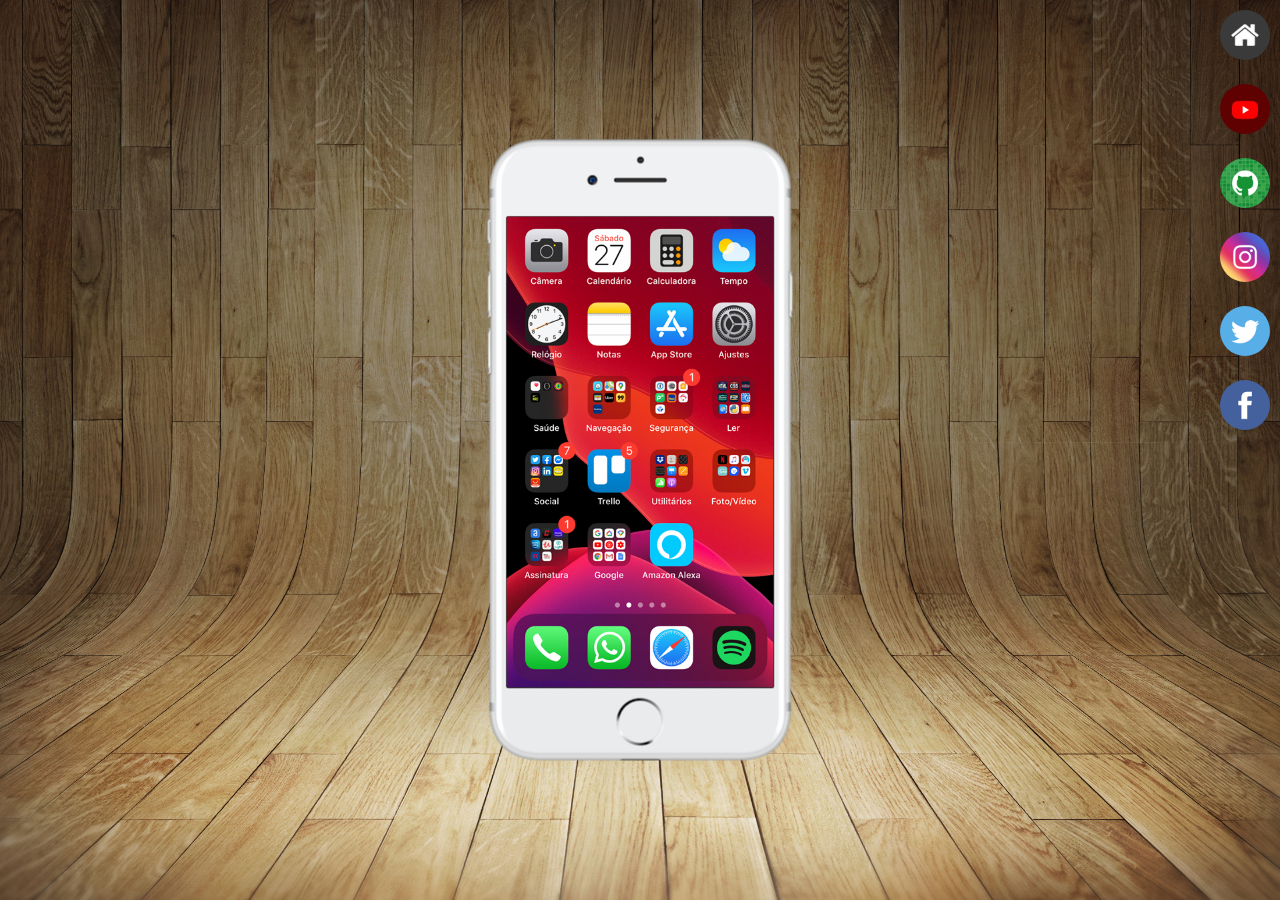
<file: index.html>
<!DOCTYPE html>
<html lang="pt-br">
<head>
    <meta charset="UTF-8">
    <meta name="viewport" content="width=device-width, initial-scale=1.0">
    <link rel="shortcut icon" href="favicon.ico" type="image/x-icon">
    <link rel="stylesheet" href="estilo/style.css">
    <title>Projeto Redes Sociais</title>
</head>
<body>
    <main>
        <section id="telefone">
            <iframe src="home.html" name="tela" id="tela" frameborder="0">
                Seu navegador não é compatível com isso.
            </iframe>
        </section>
        <section id="redes-sociais">
            <a href="home.html" target="tela"><img src="imagens/logo-home.jpg" alt="Home"></a><br>
            <a href="youtube.html" target="tela"><img src="imagens/logo-youtube.jpg" alt="Youtube"></a><br>
            <a href="github.html" target="tela"><img src="imagens/logo-github.jpg" alt="GitHub"></a><br>
            <a href="instagram.html" target="tela"><img src="imagens/logo-instagram.jpg" alt="Instagram"></a><br>
            <a href="twitter.html" target="tela"><img src="imagens/logo-twitter.jpg" alt="Twitter"></a><br>
            <a href="facebook.html" target="tela"><img src="imagens/logo-facebook.jpg" alt="Facebook"></a>
        </section>
    </main>
</body>
</html>
</file>
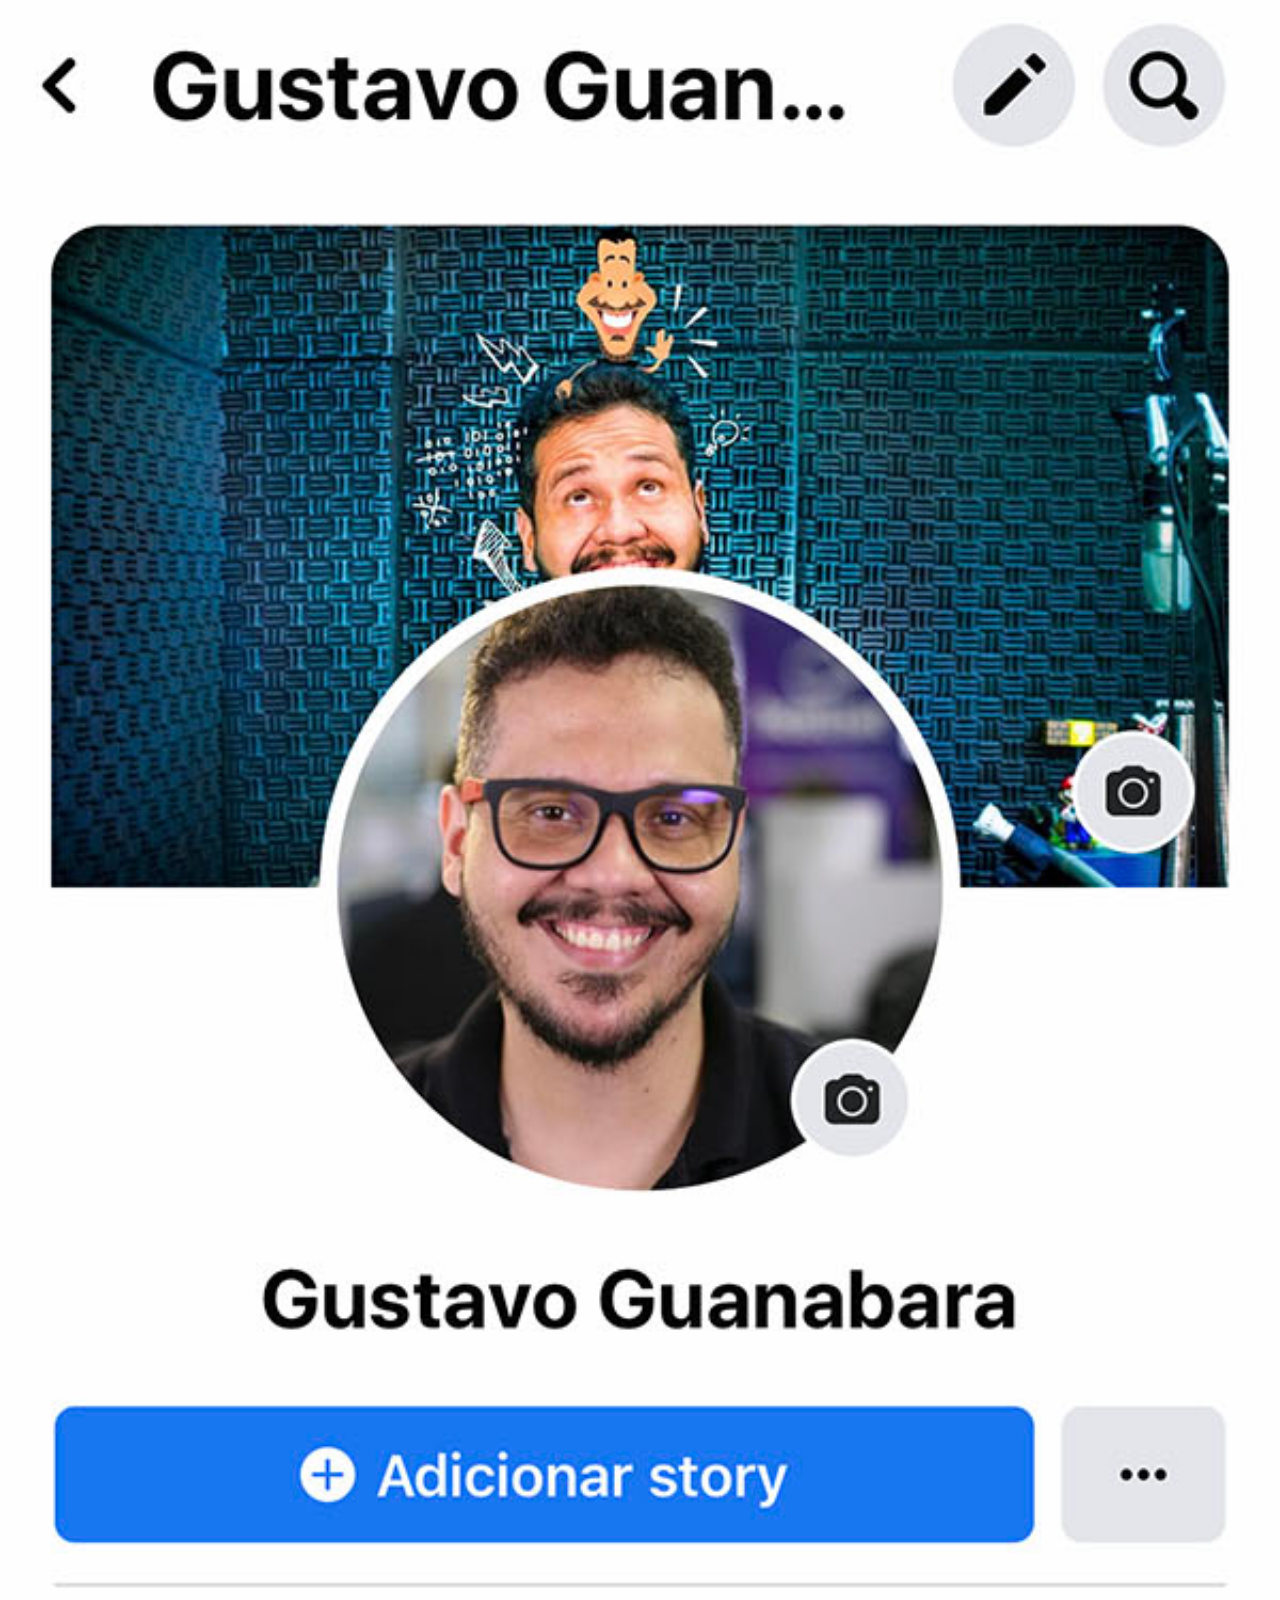
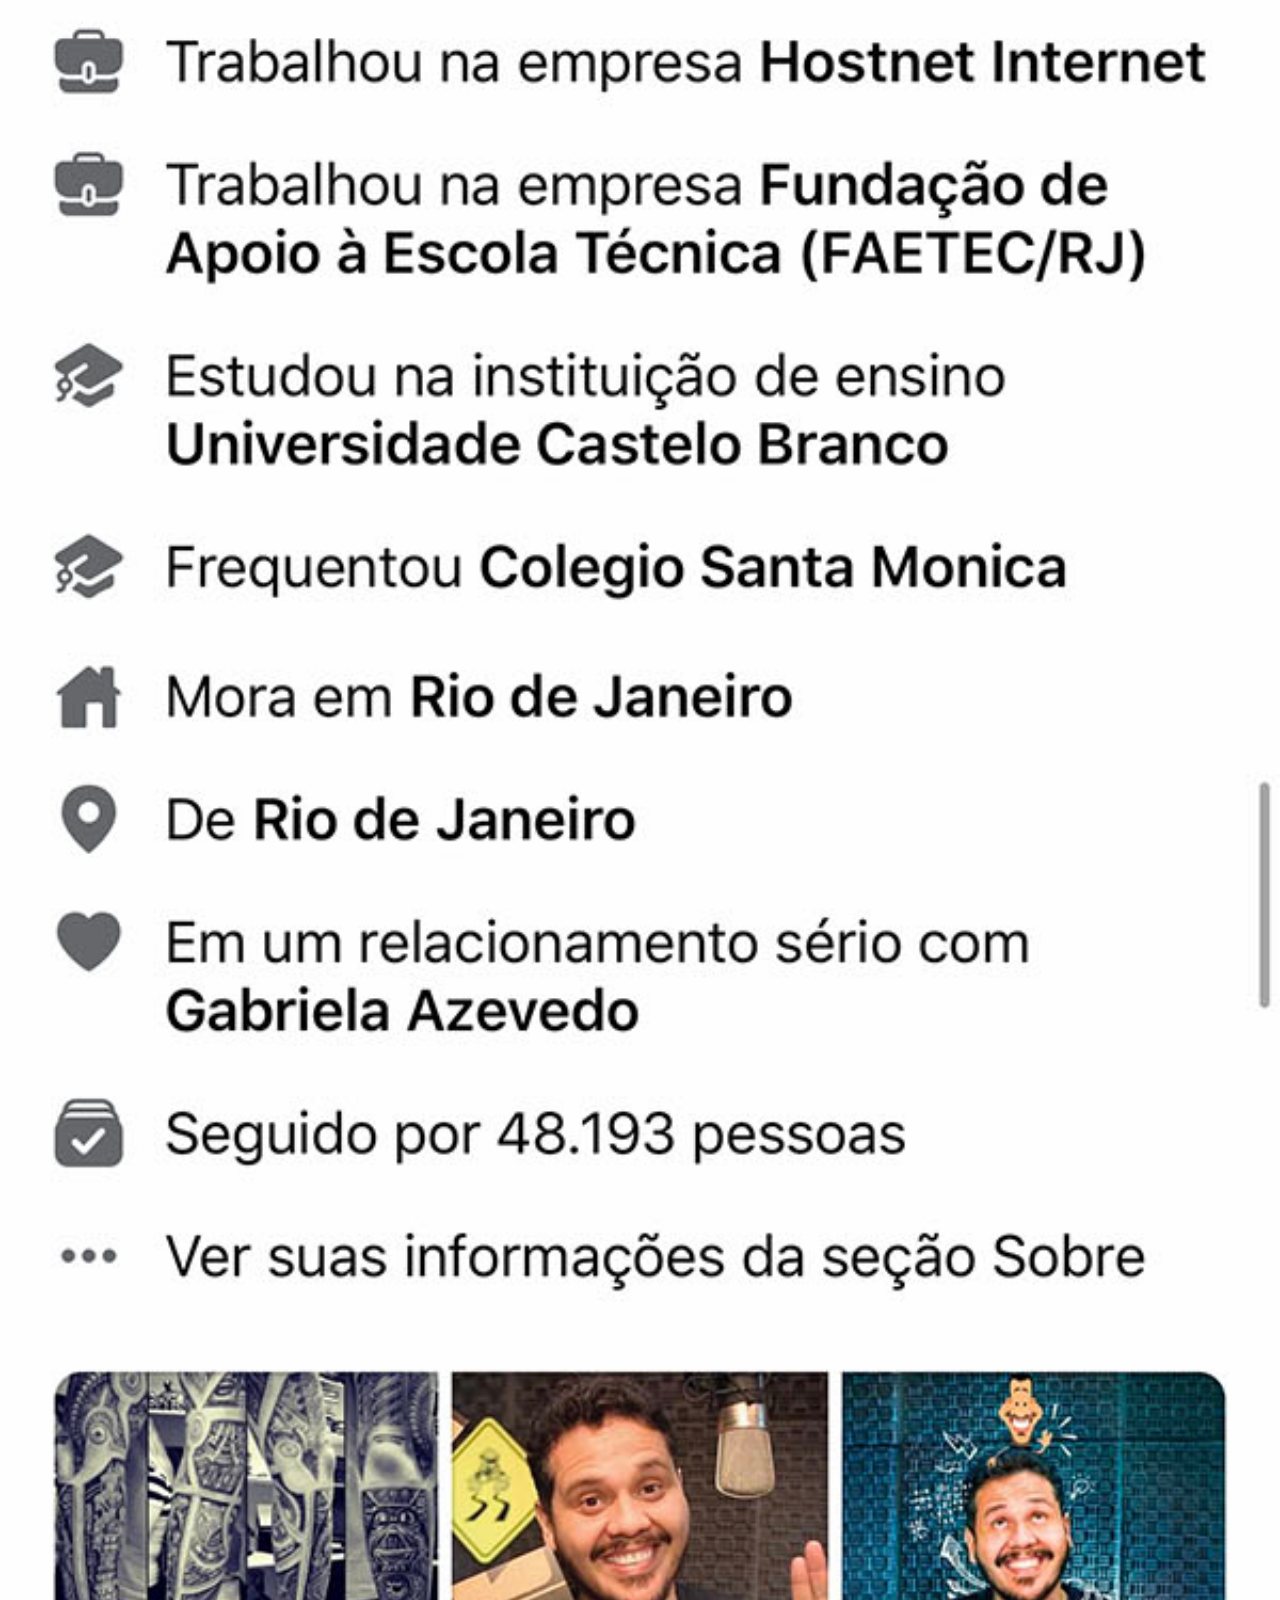
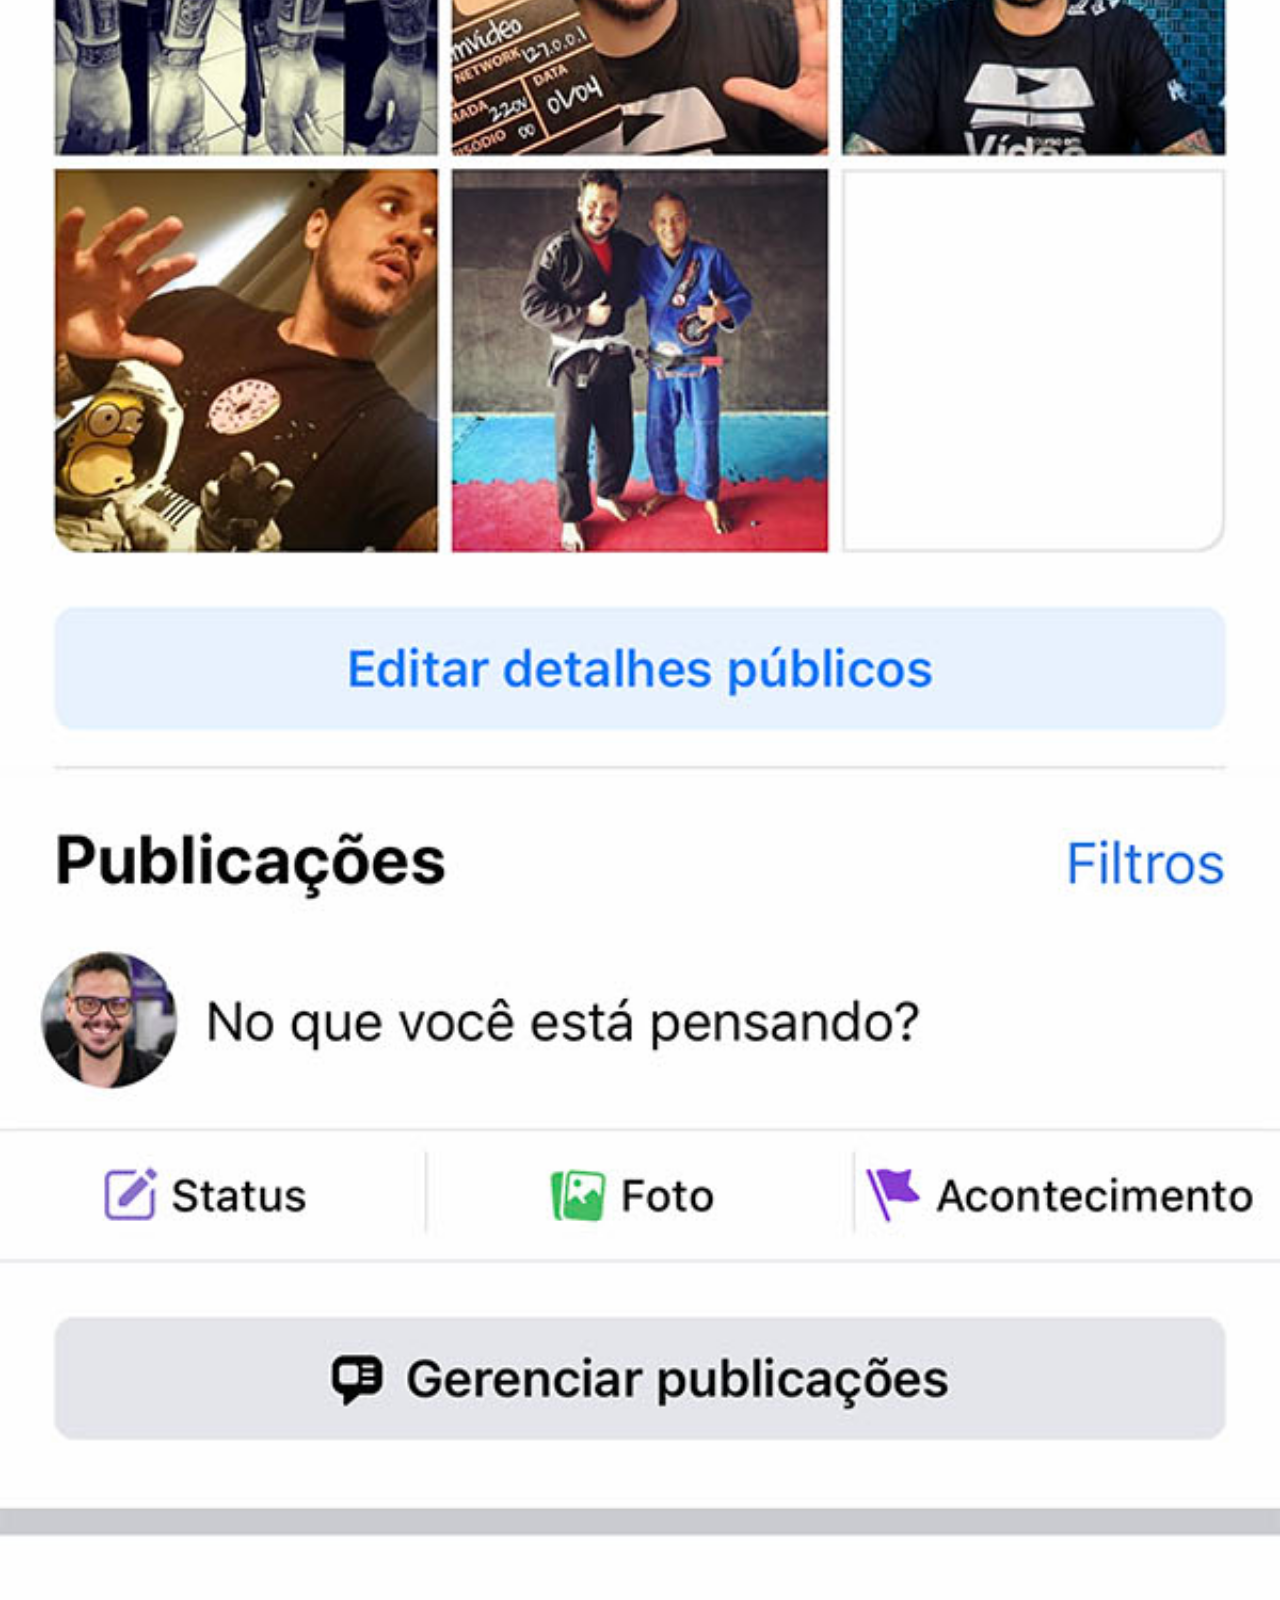
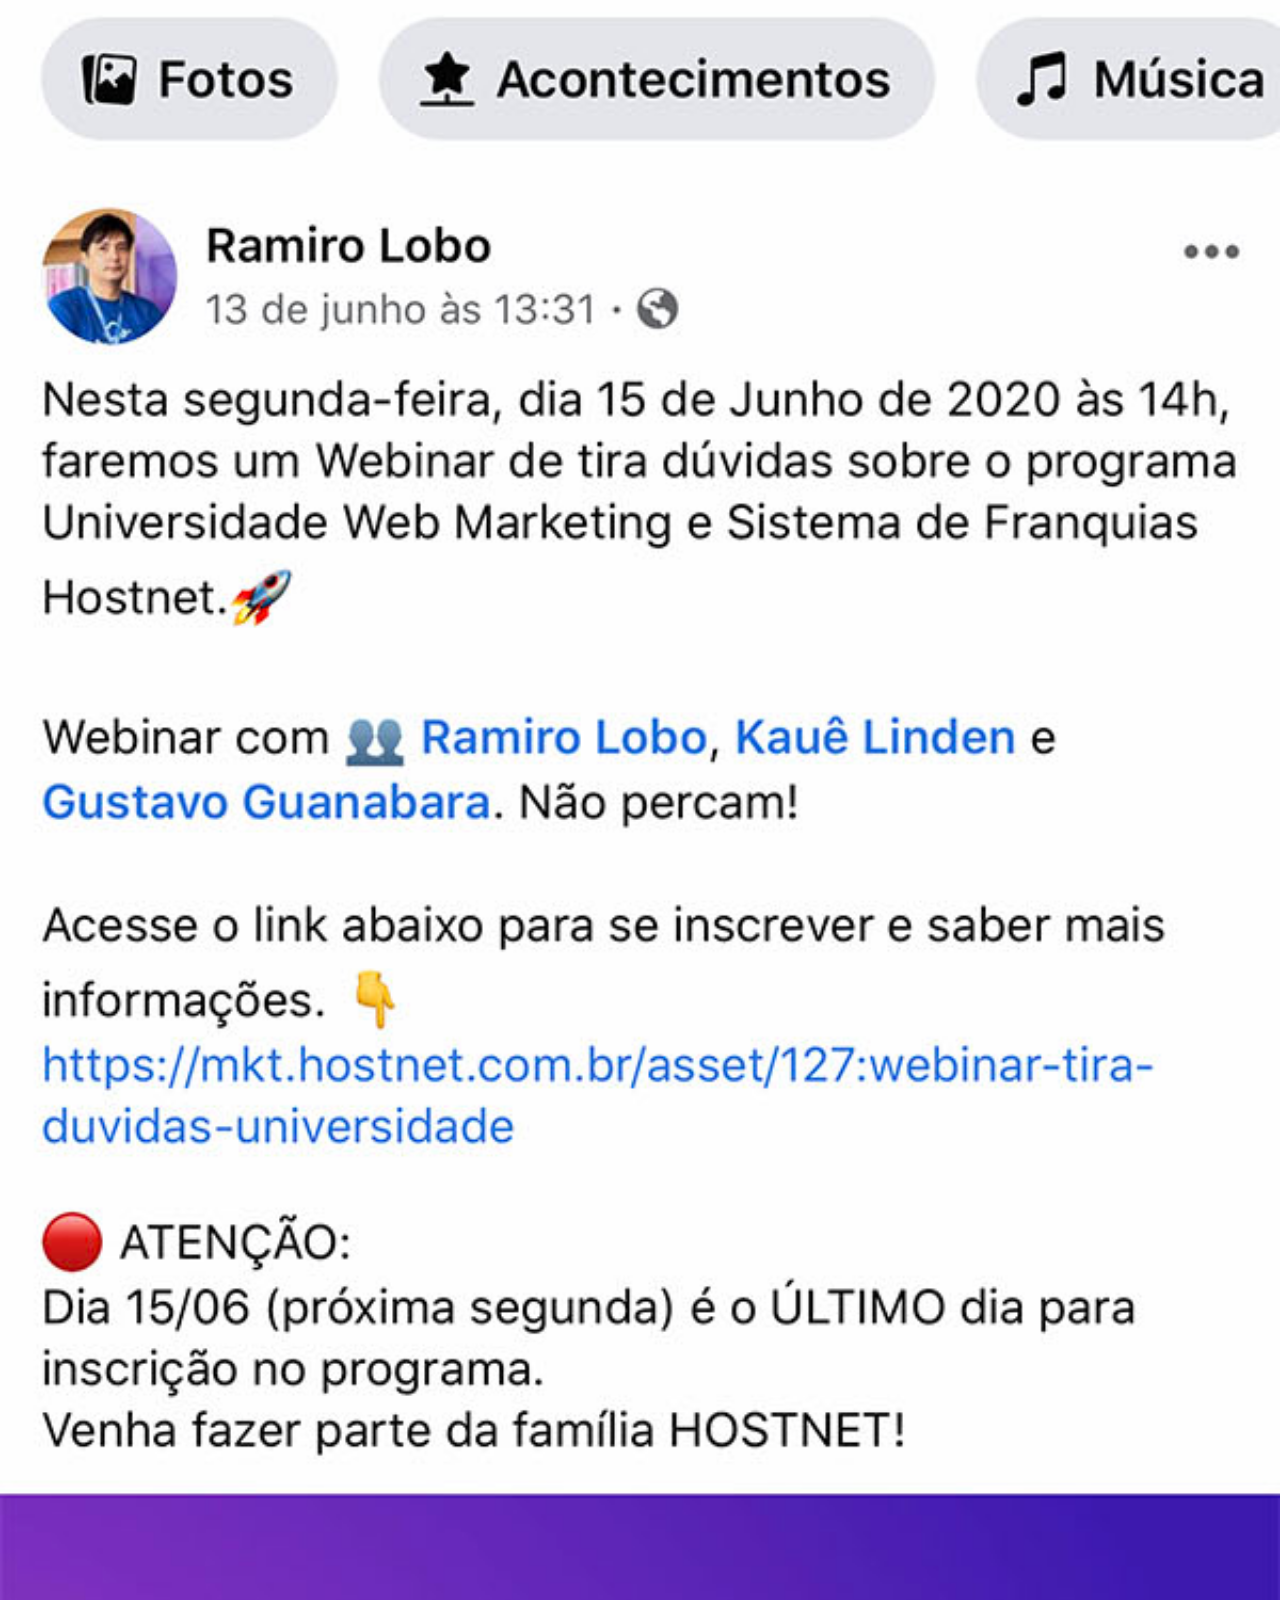
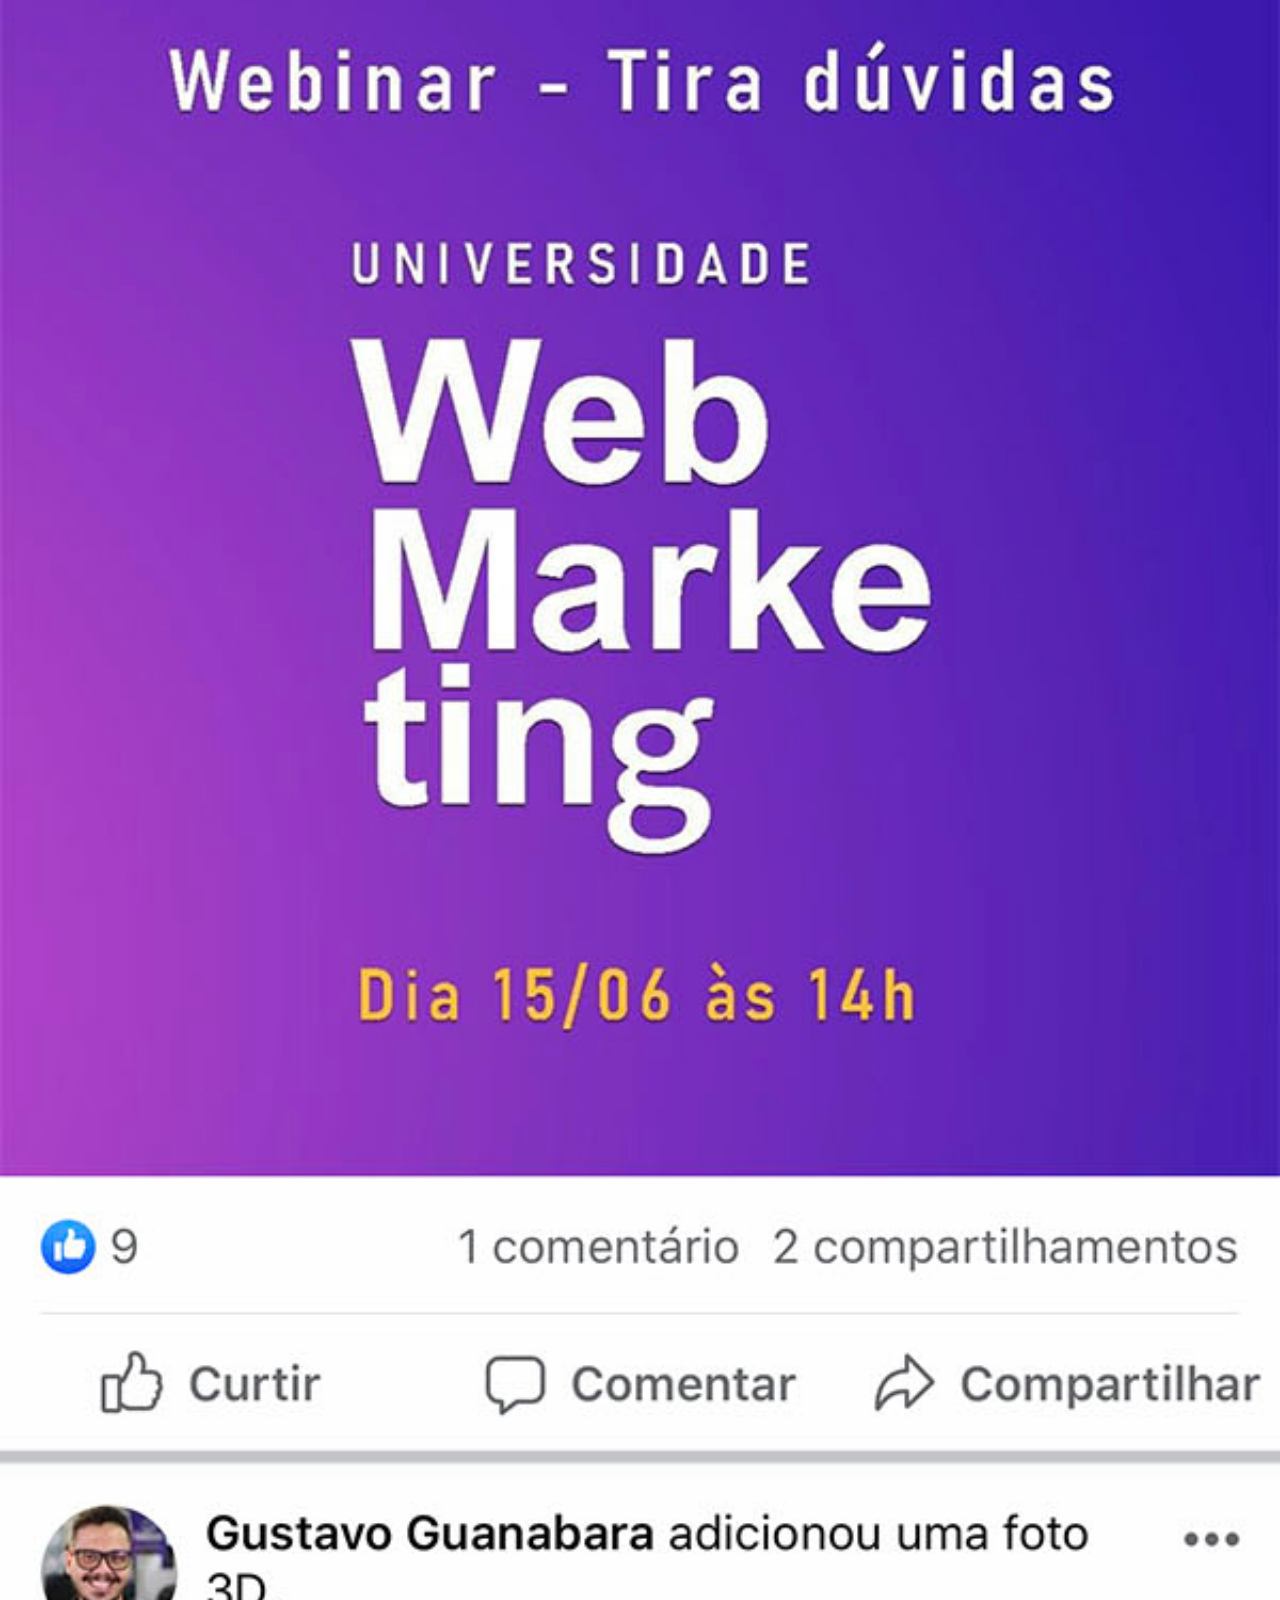
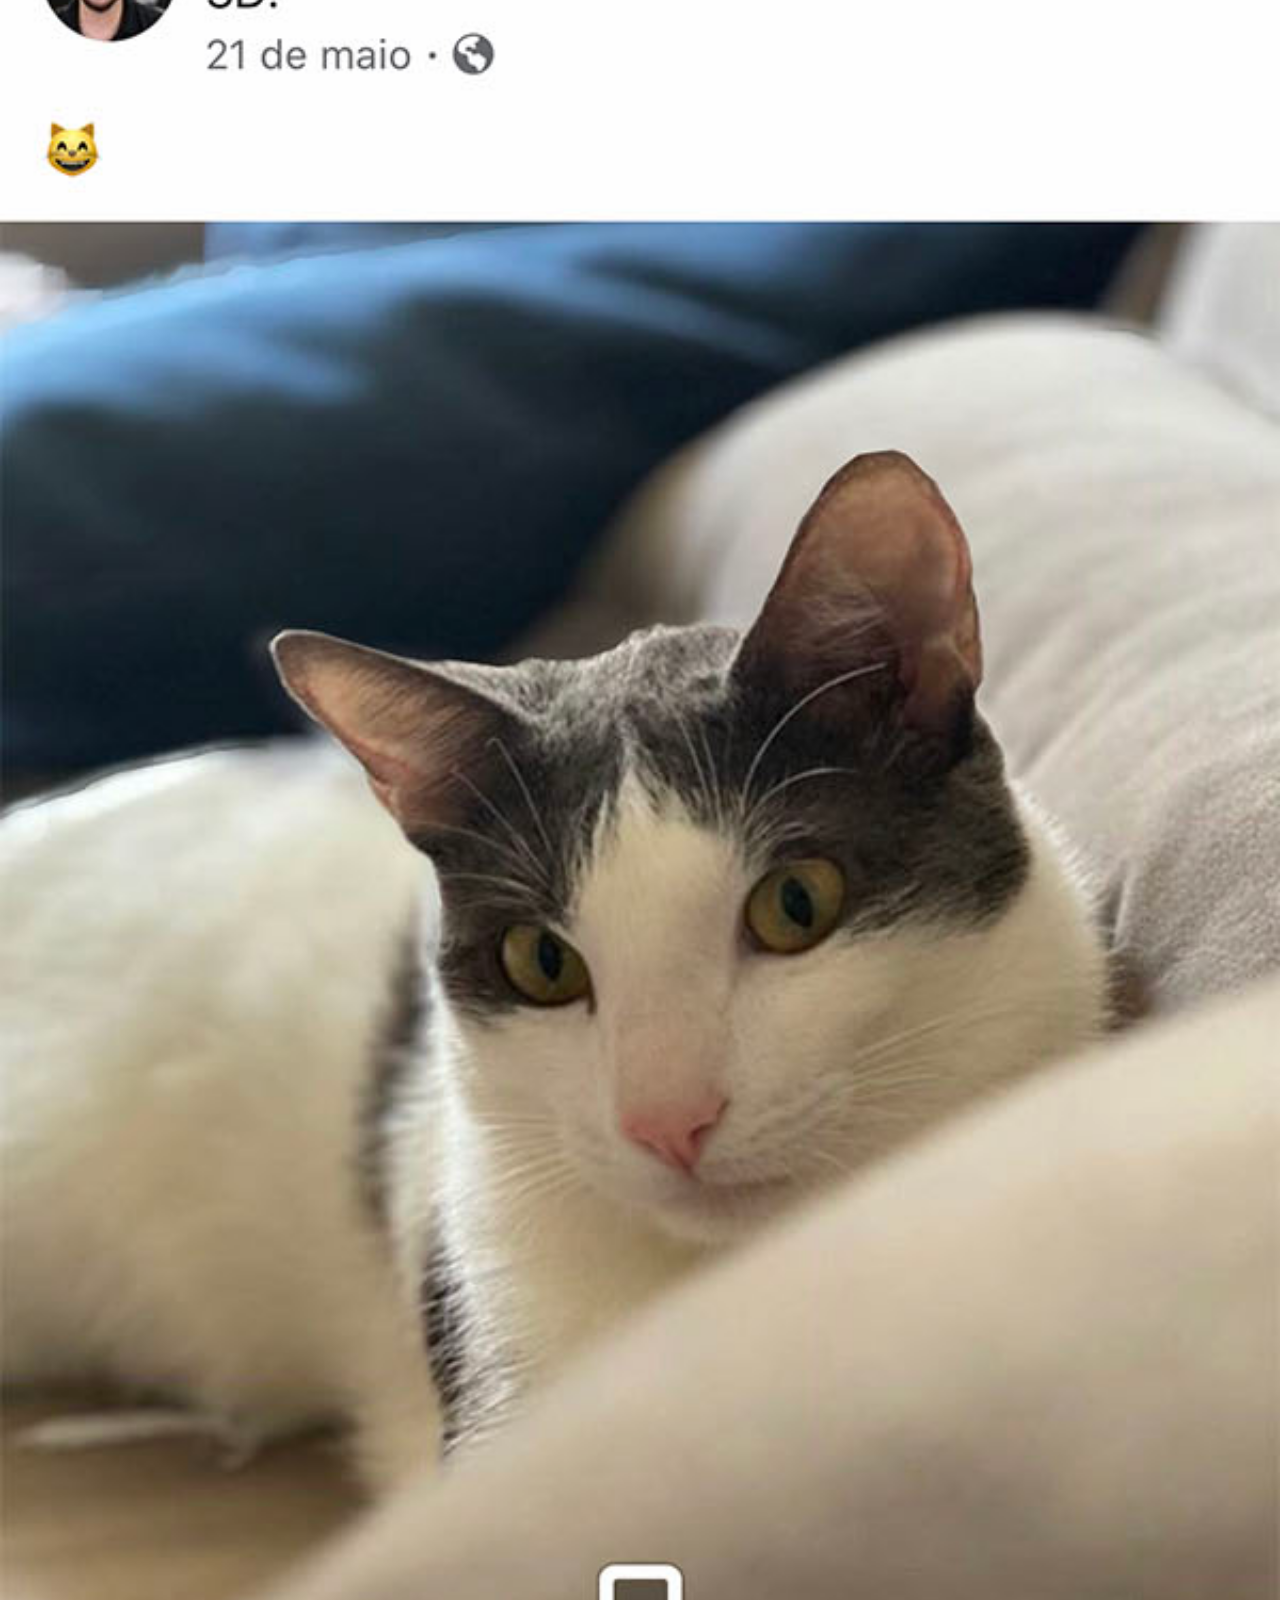
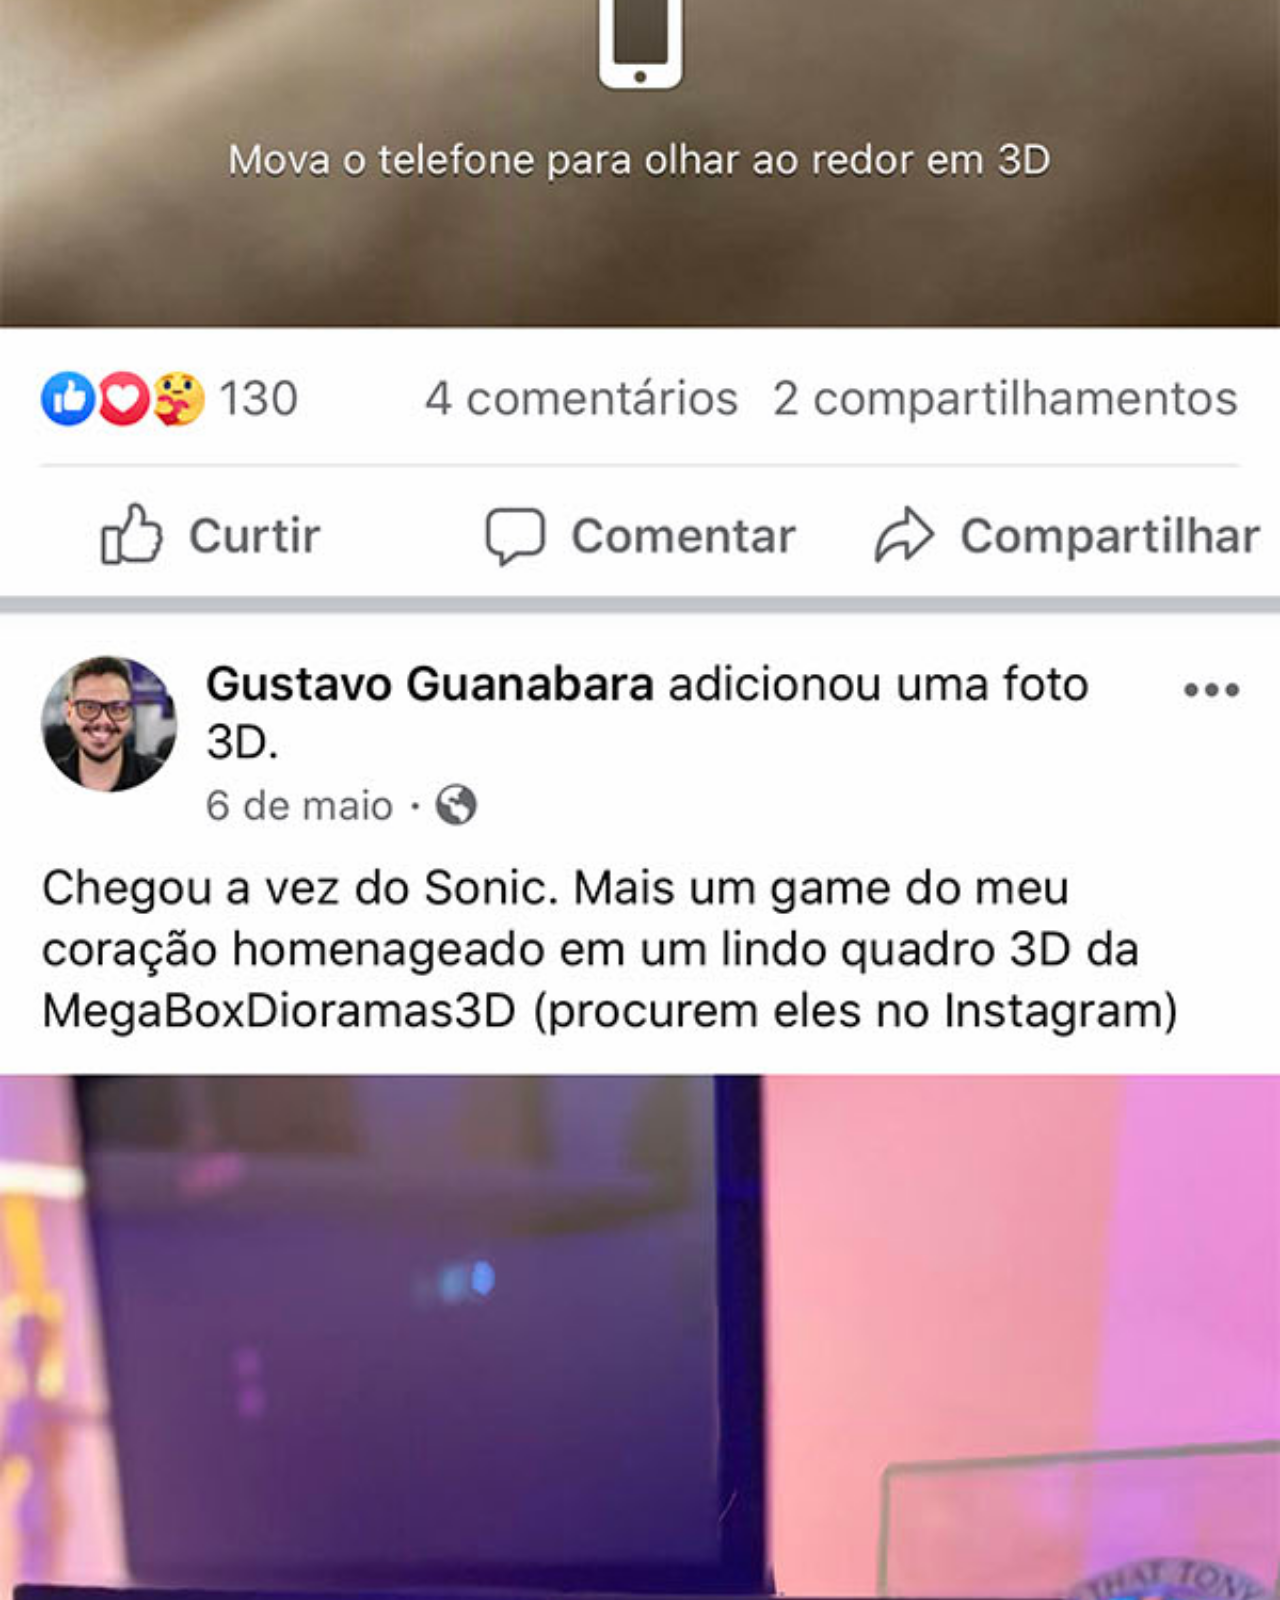
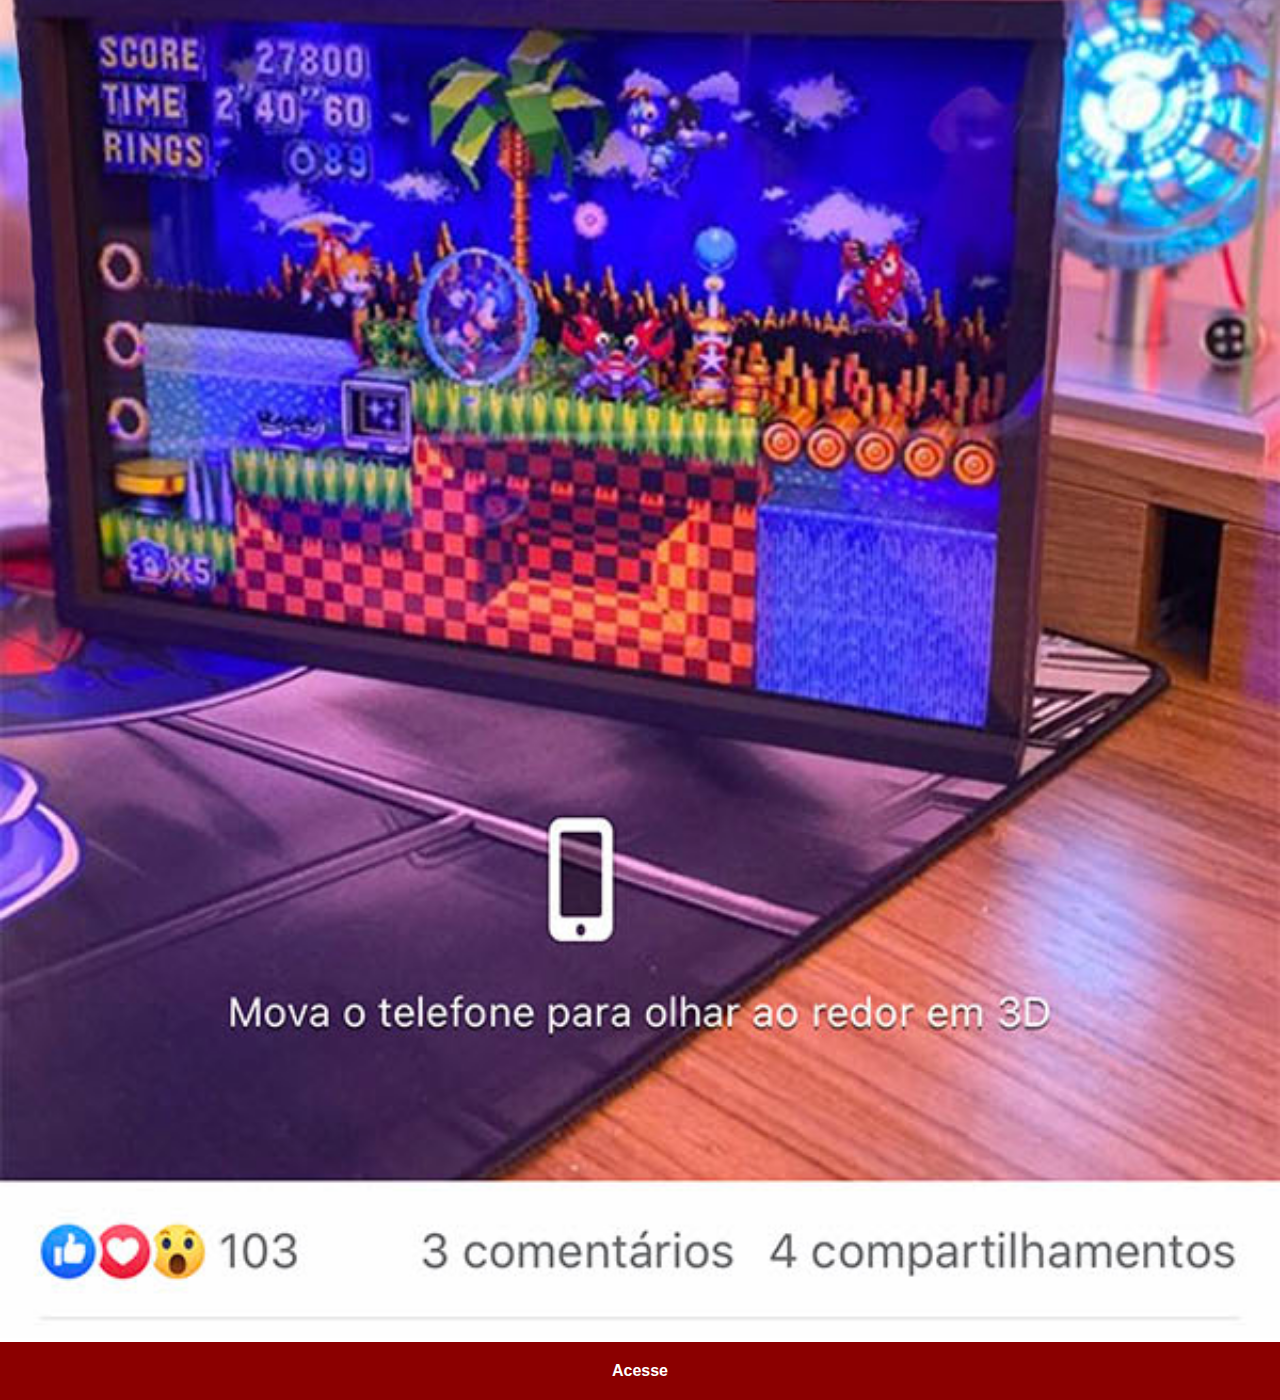
<file: facebook.html>
<!DOCTYPE html>
<html lang="pt-br">
<head>
    <meta charset="UTF-8">
    <meta name="viewport" content="width=device-width, initial-scale=1.0">
    <link rel="stylesheet" href="estilos/social.css">
    <title>Facebook</title>
</head>
<body>
    <img src="imagens/tela-facebook.jpg" alt="Facebook">
    <a href="https://www.facebook.com/gustavoguanabara/?locale=pt_BR" target="_blank">Acesse</a>
</body>
</html>
</file>
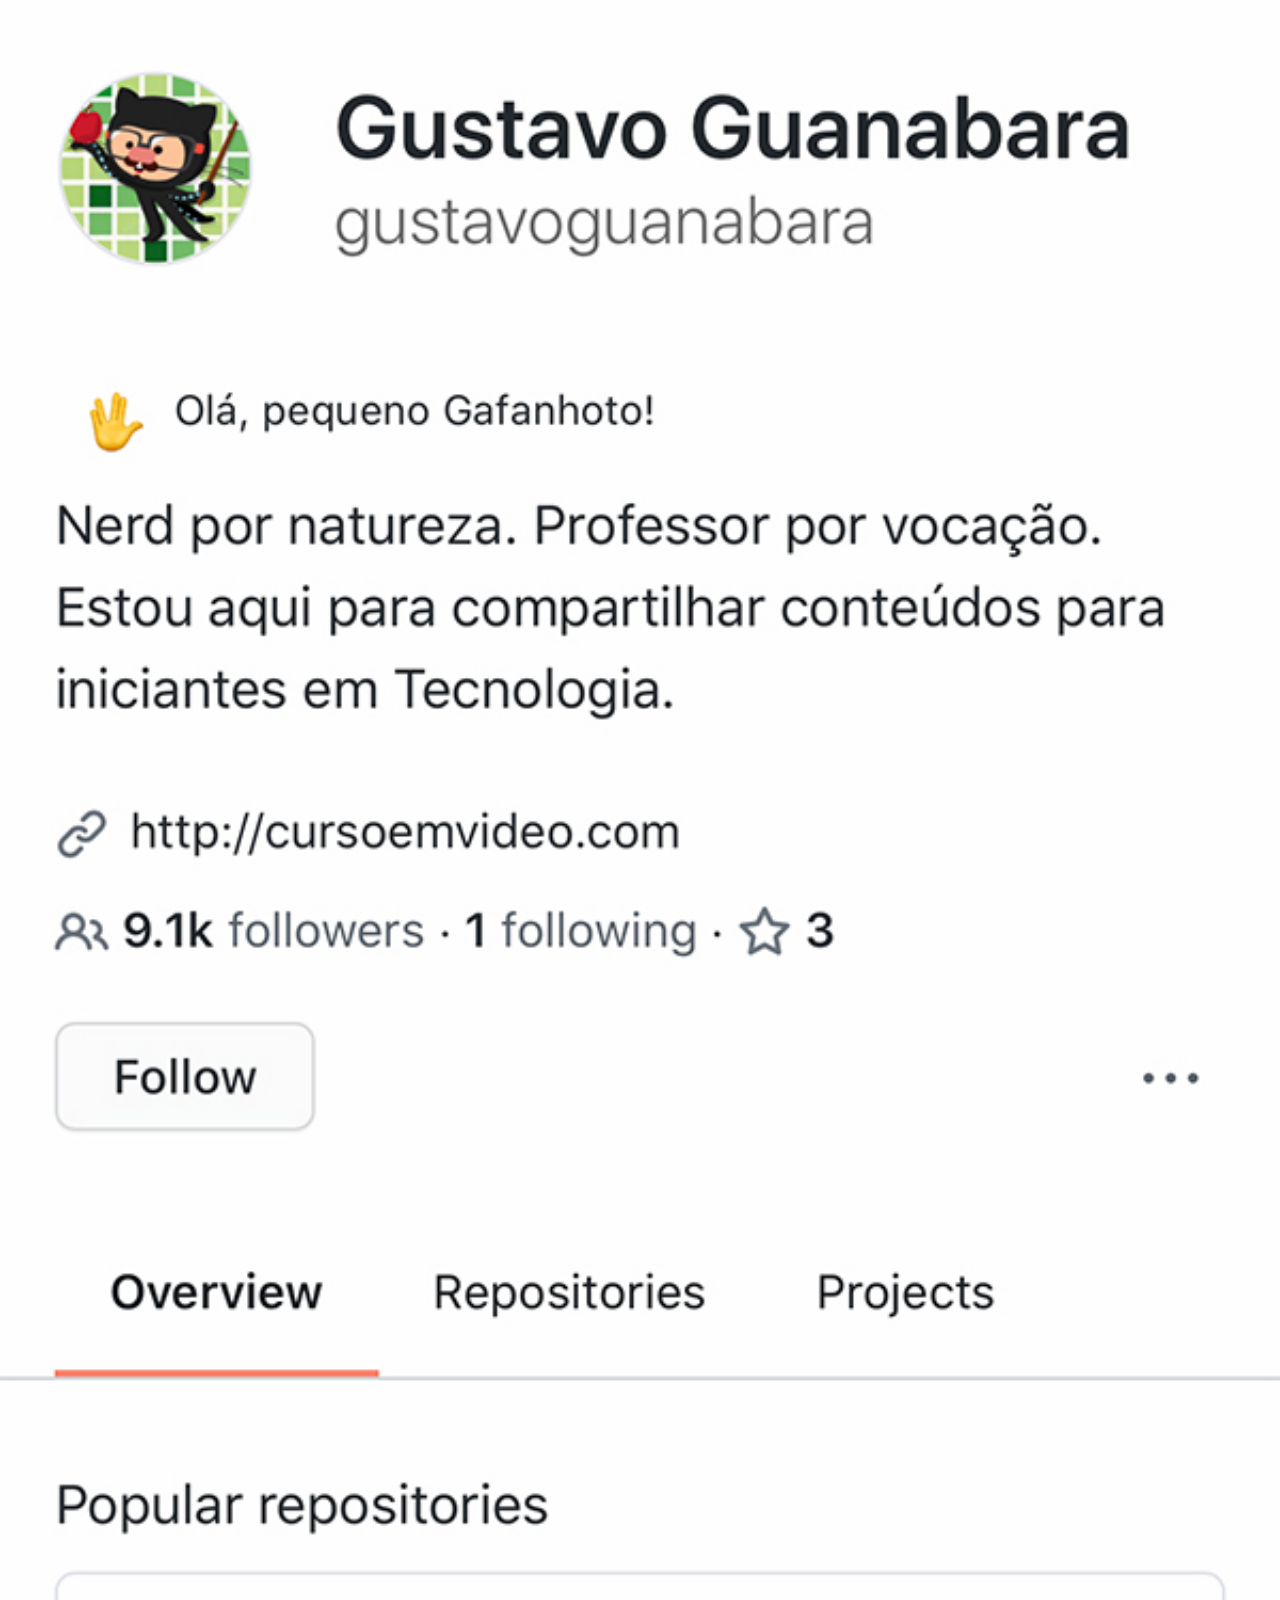
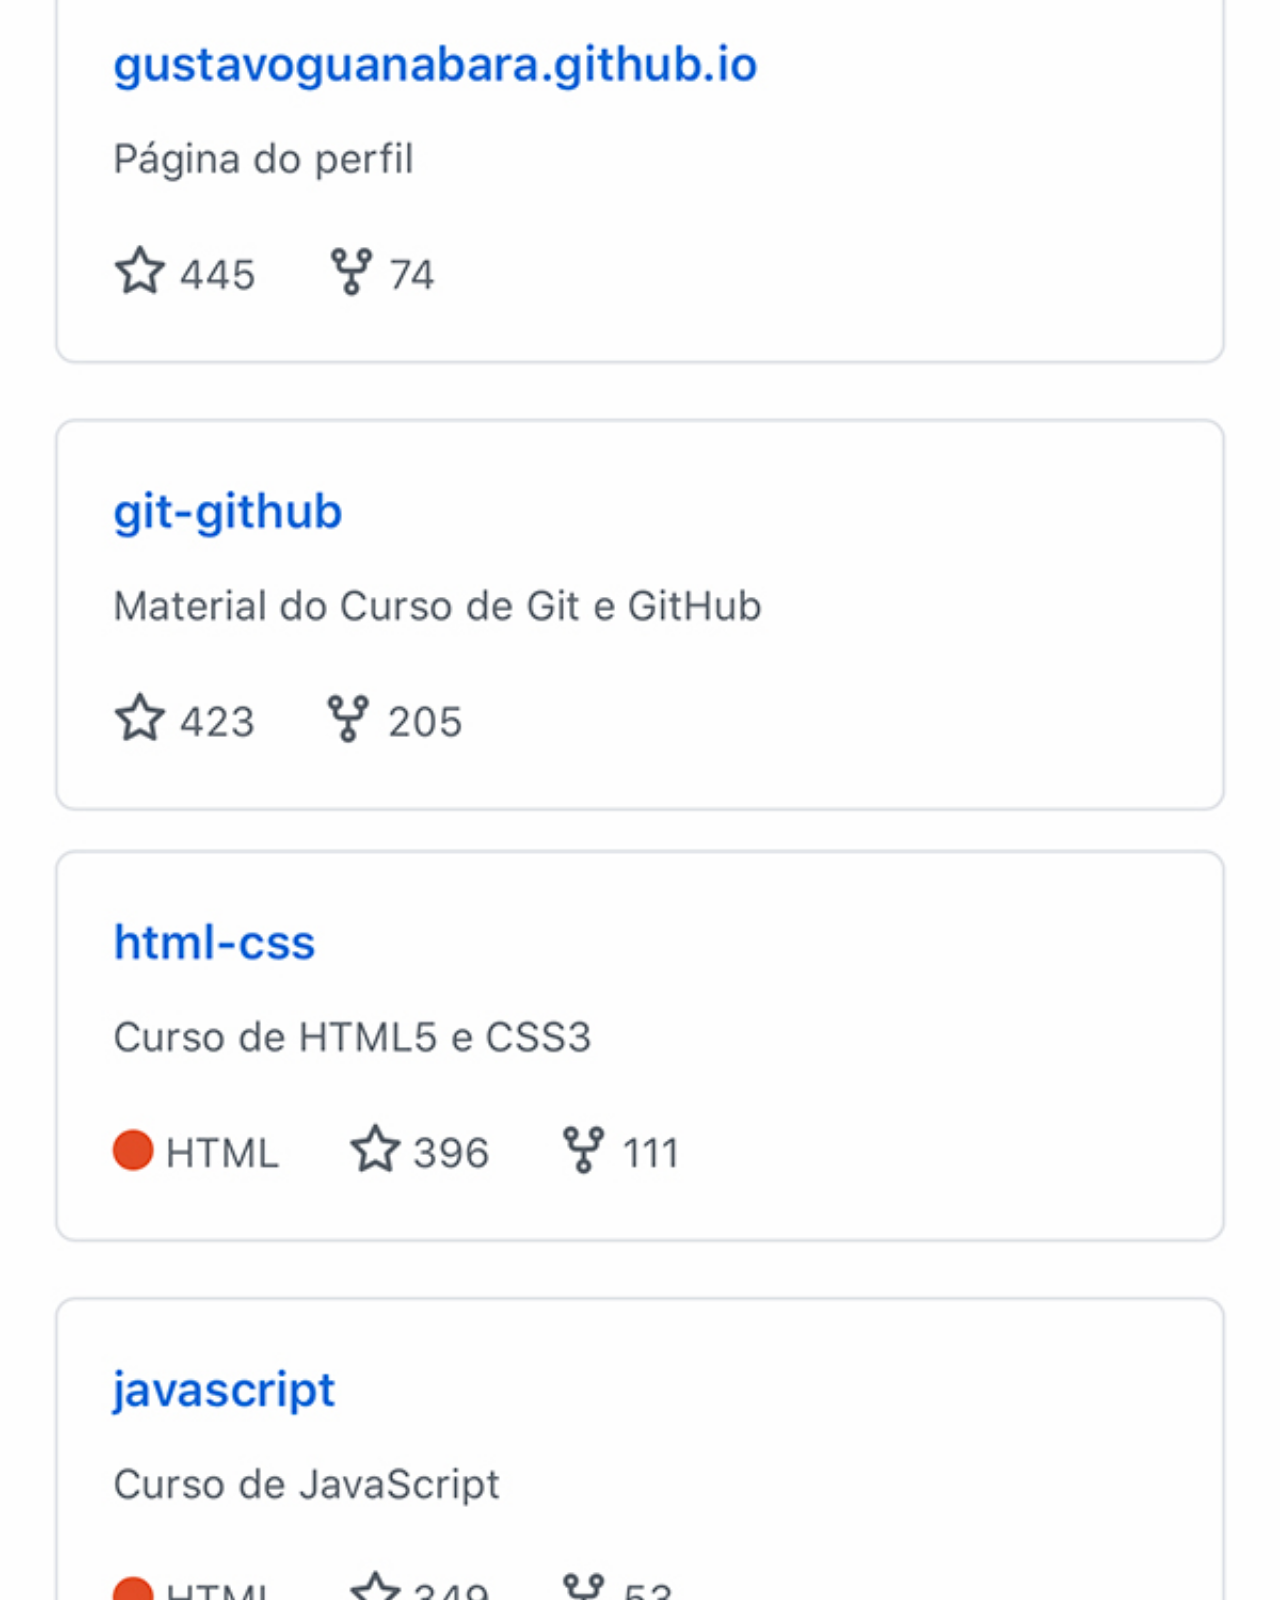
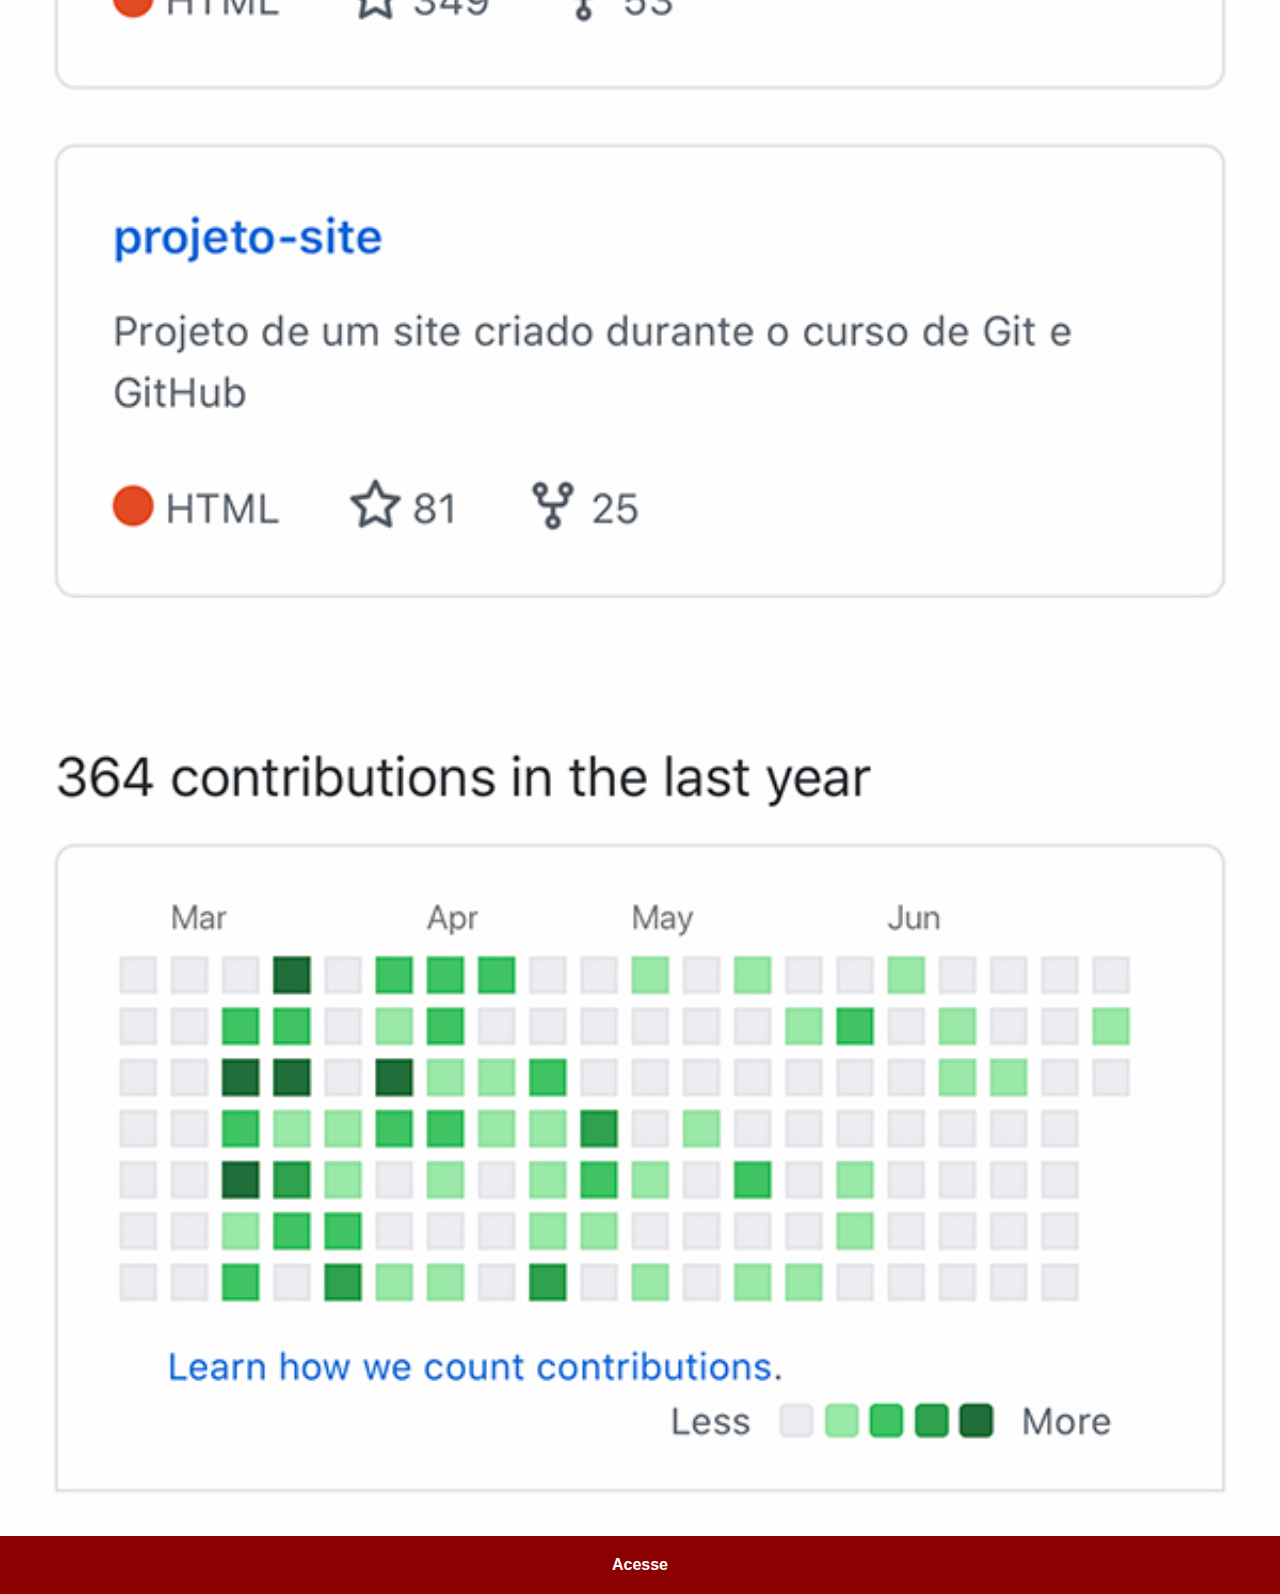
<file: github.html>
<!DOCTYPE html>
<html lang="pt-br">
<head>
    <meta charset="UTF-8">
    <meta name="viewport" content="width=device-width, initial-scale=1.0">
    <link rel="stylesheet" href="estilos/social.css">
    <title>GitHub</title>
</head>
<body>
    <img src="imagens/tela-github.jpg" alt="GitHub">
    <a href="https://github.com/gustavoguanabara" target="_blank">Acesse</a>
</body>
</html>
</file>
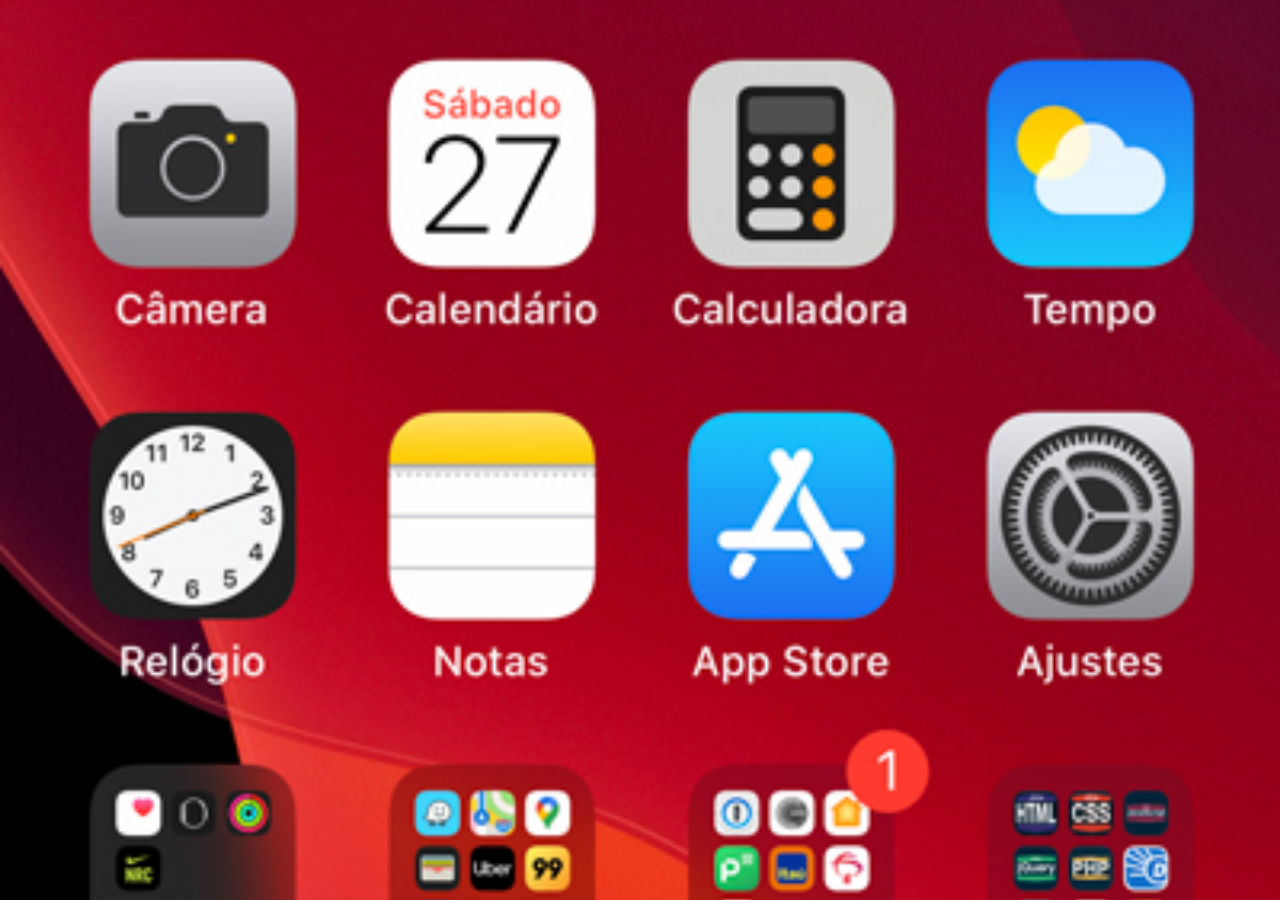
<file: home.html>
<!DOCTYPE html>
<html lang="pt-br">
<head>
    <meta charset="UTF-8">
    <meta name="viewport" content="width=device-width, initial-scale=1.0">
    <title>Home</title>
    <style>
        *{
            margin: 0px;
            padding: 0px;
        }

        body{
            width: 100vw;
            height: 100vh;
            background: black url('imagens/tela-home.jpg') no-repeat top center;
            background-size: cover;
        }
    </style>
</head>
<body>
    
</body>
</html>
</file>
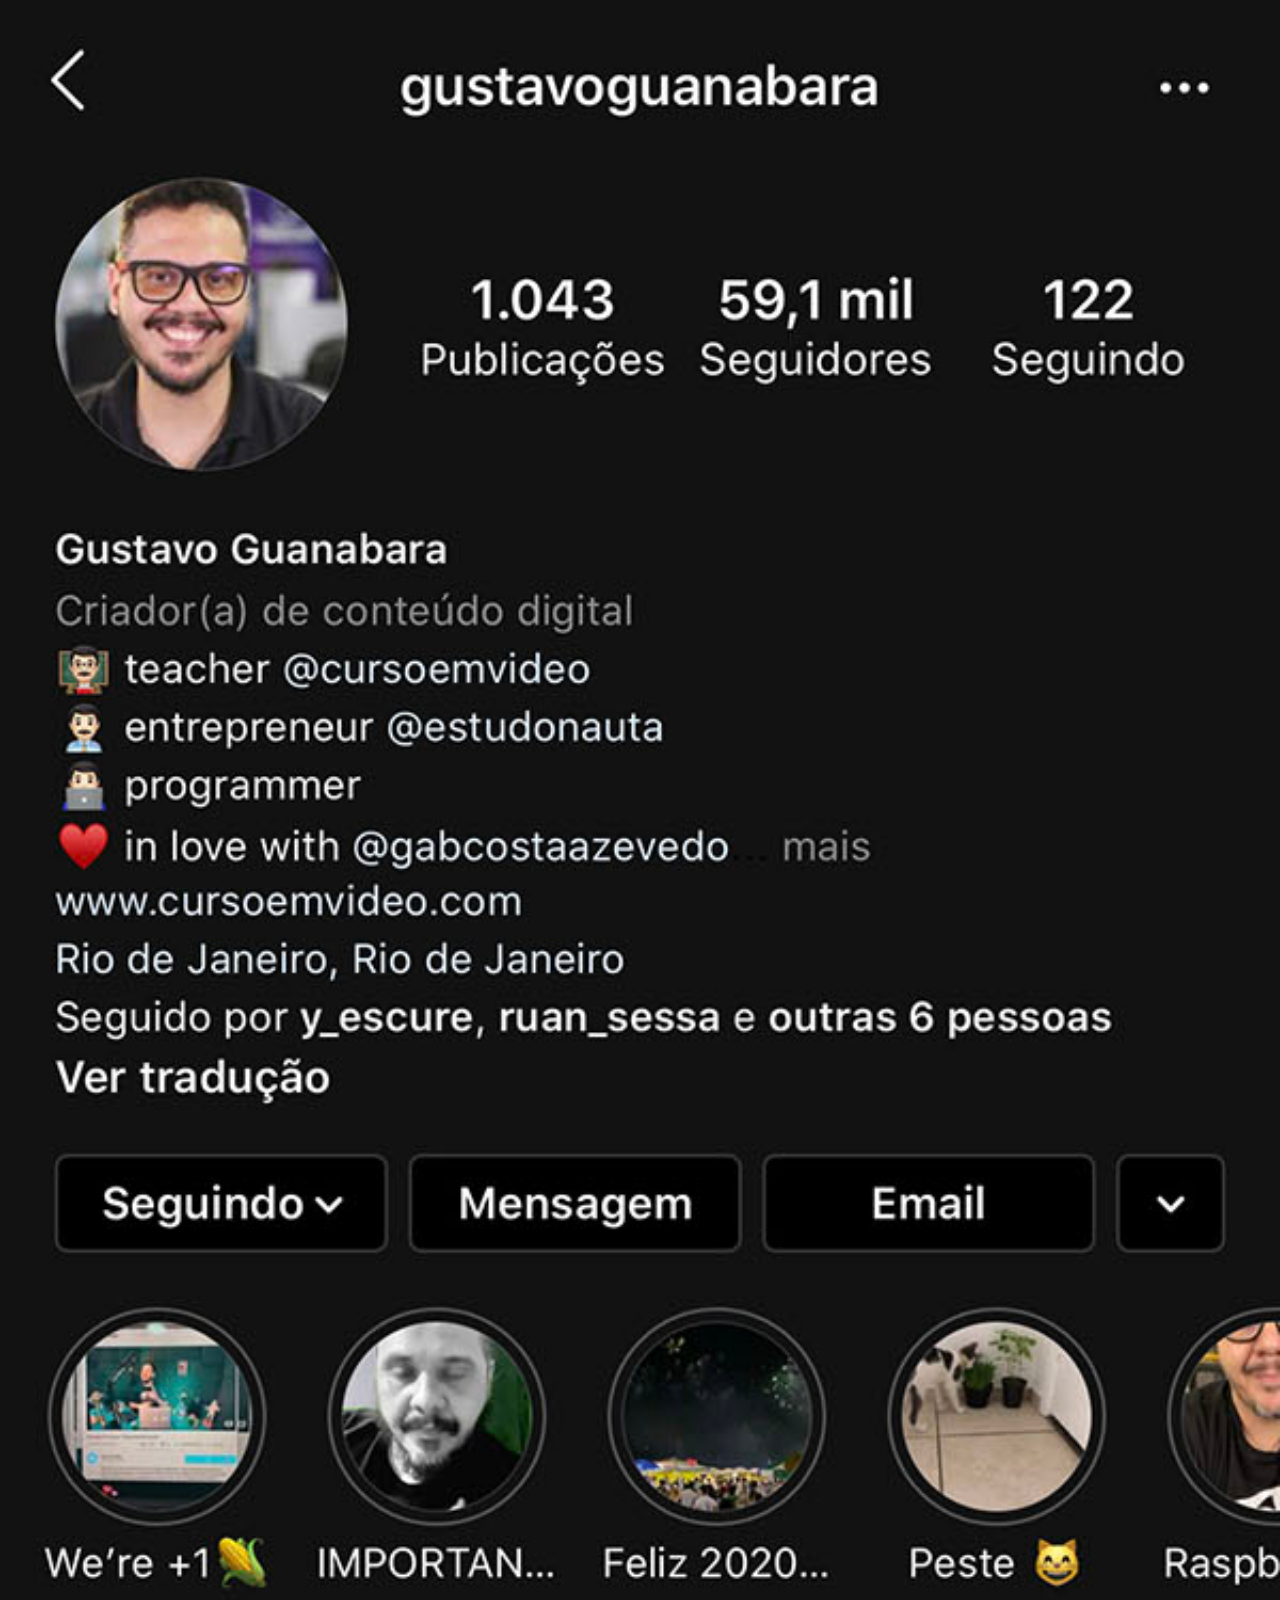
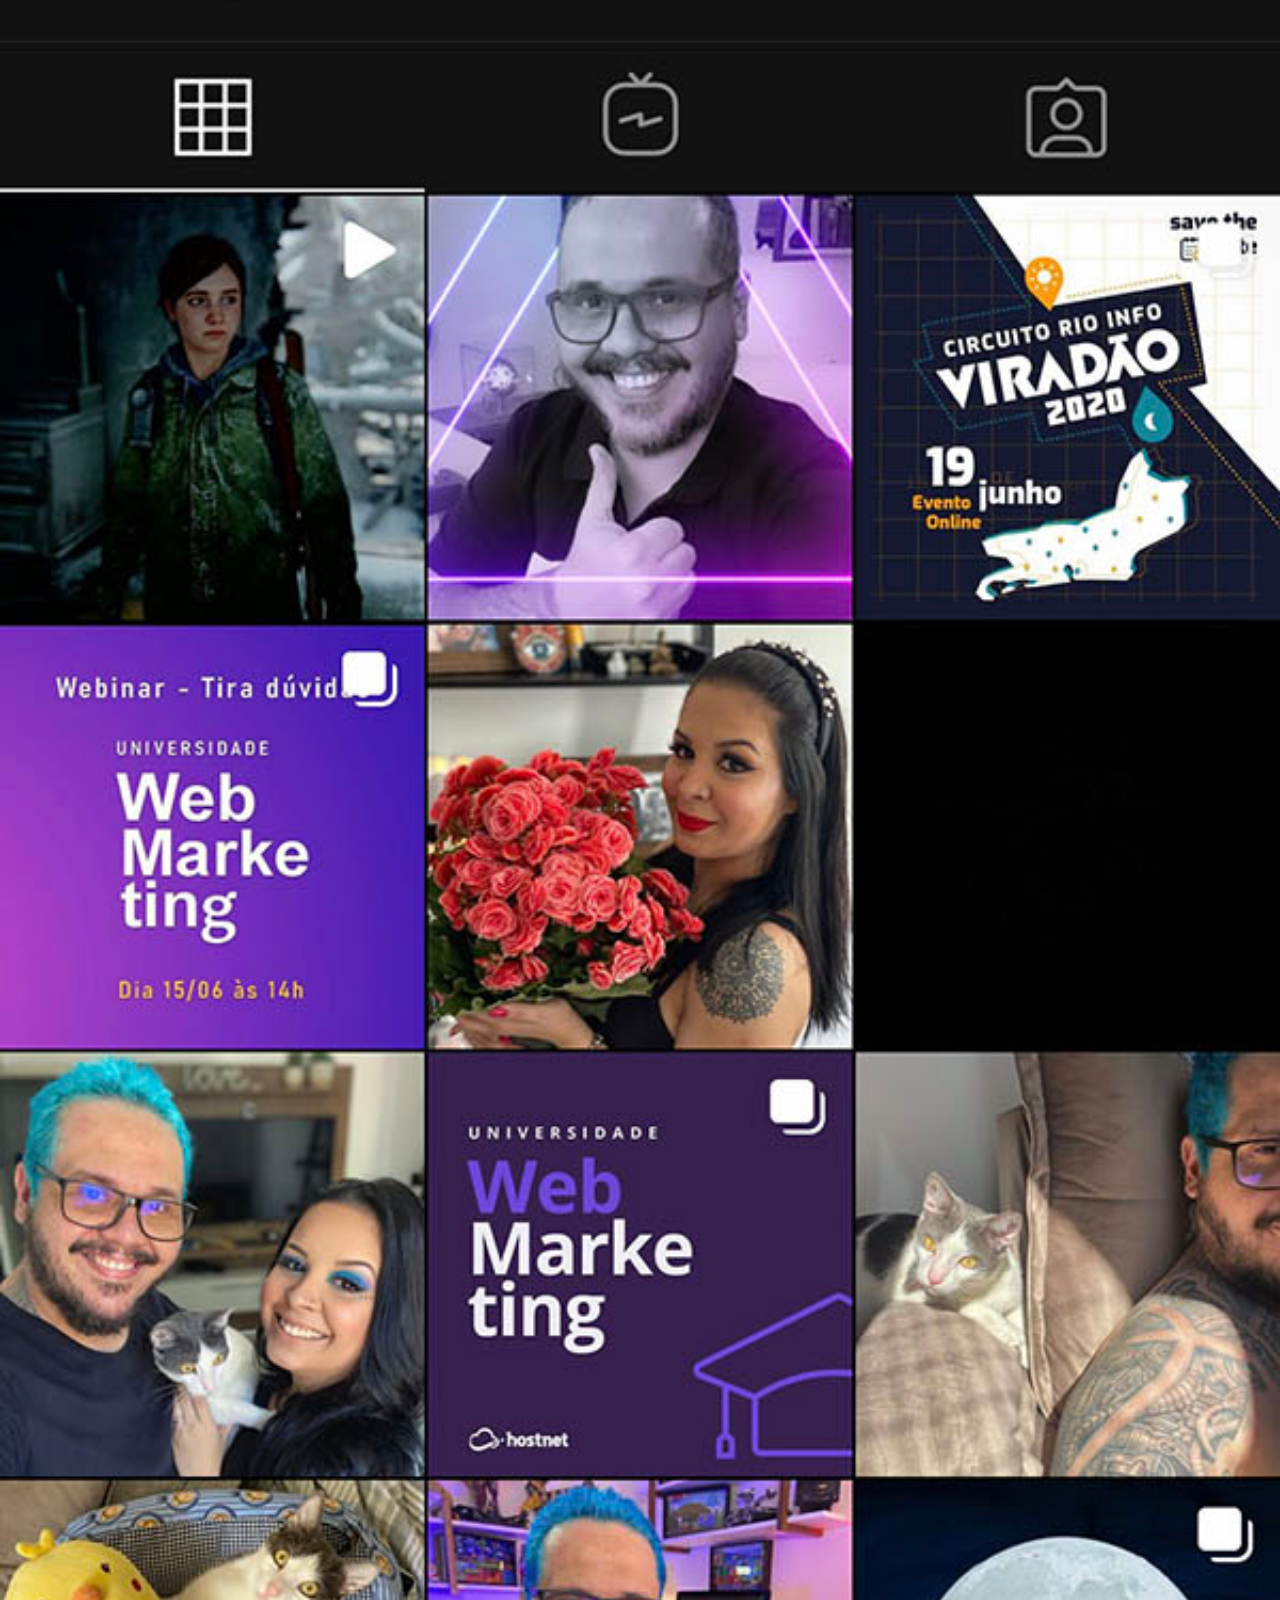
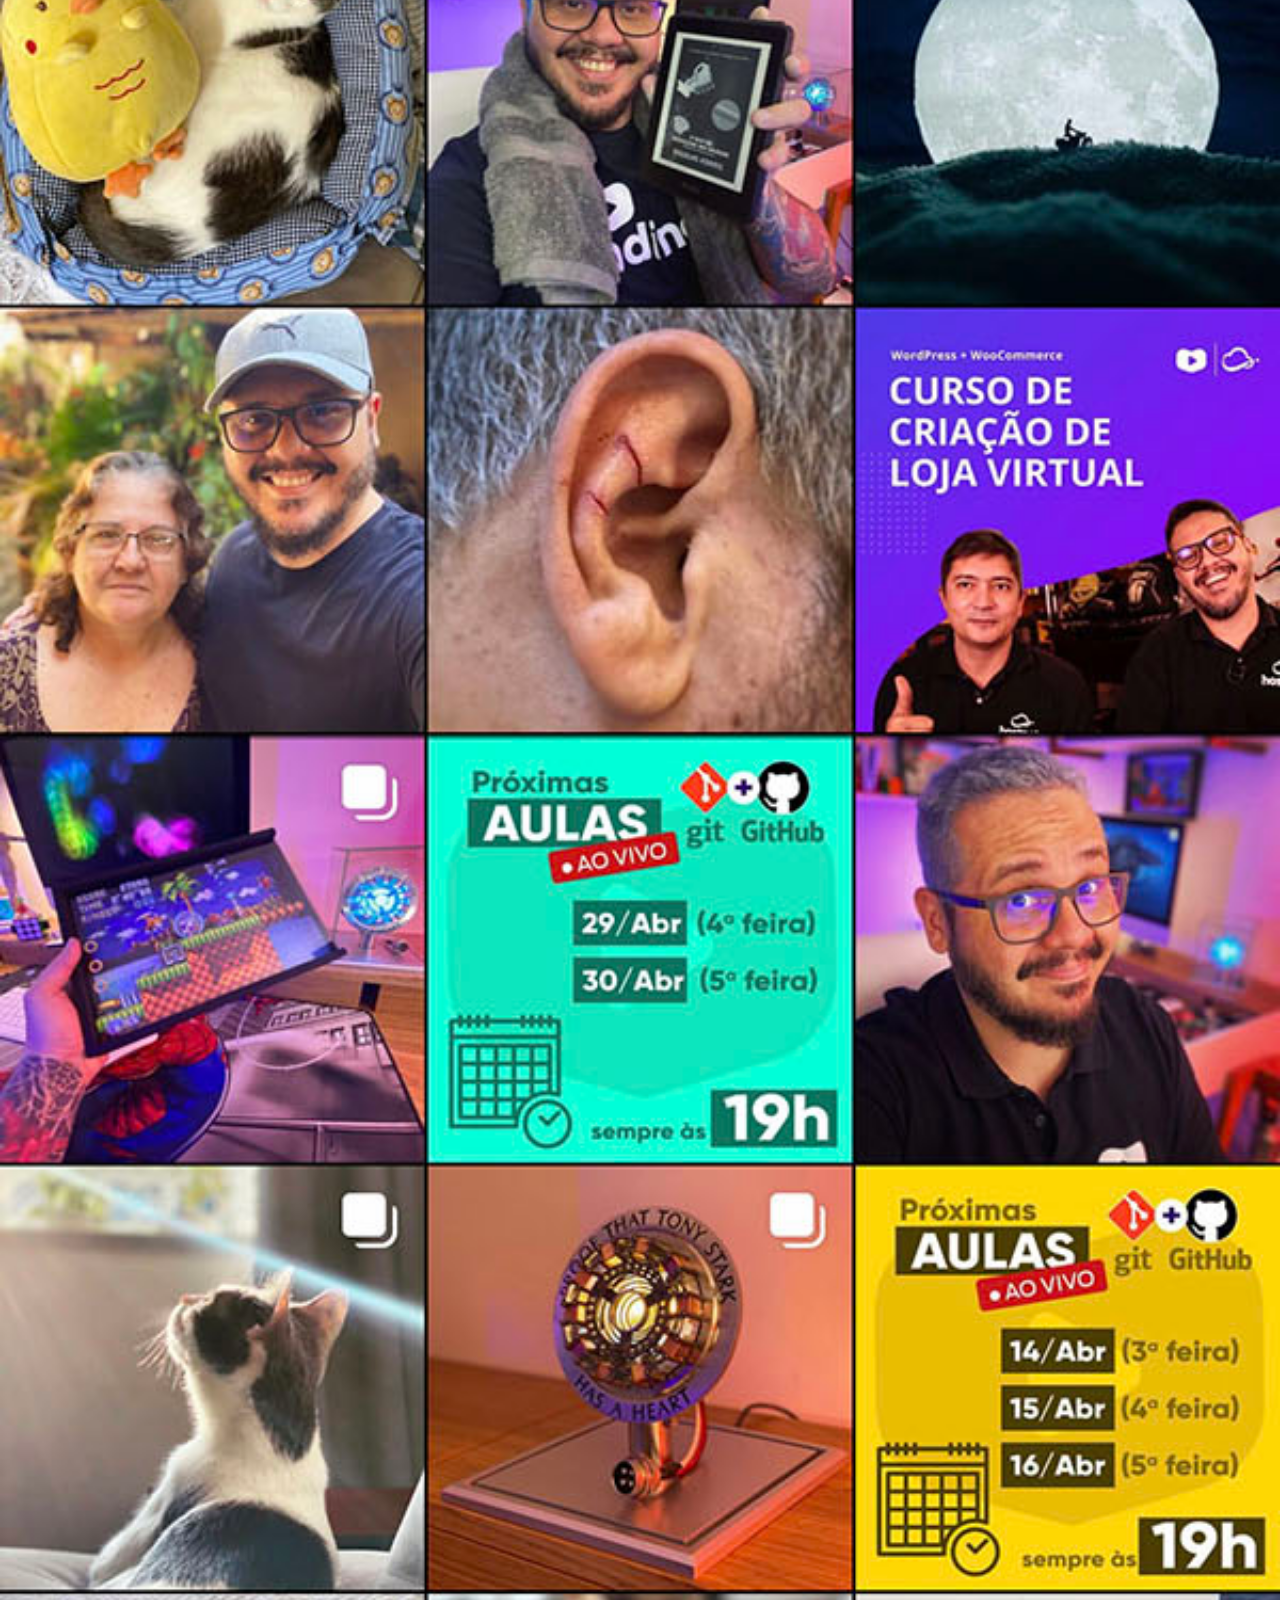
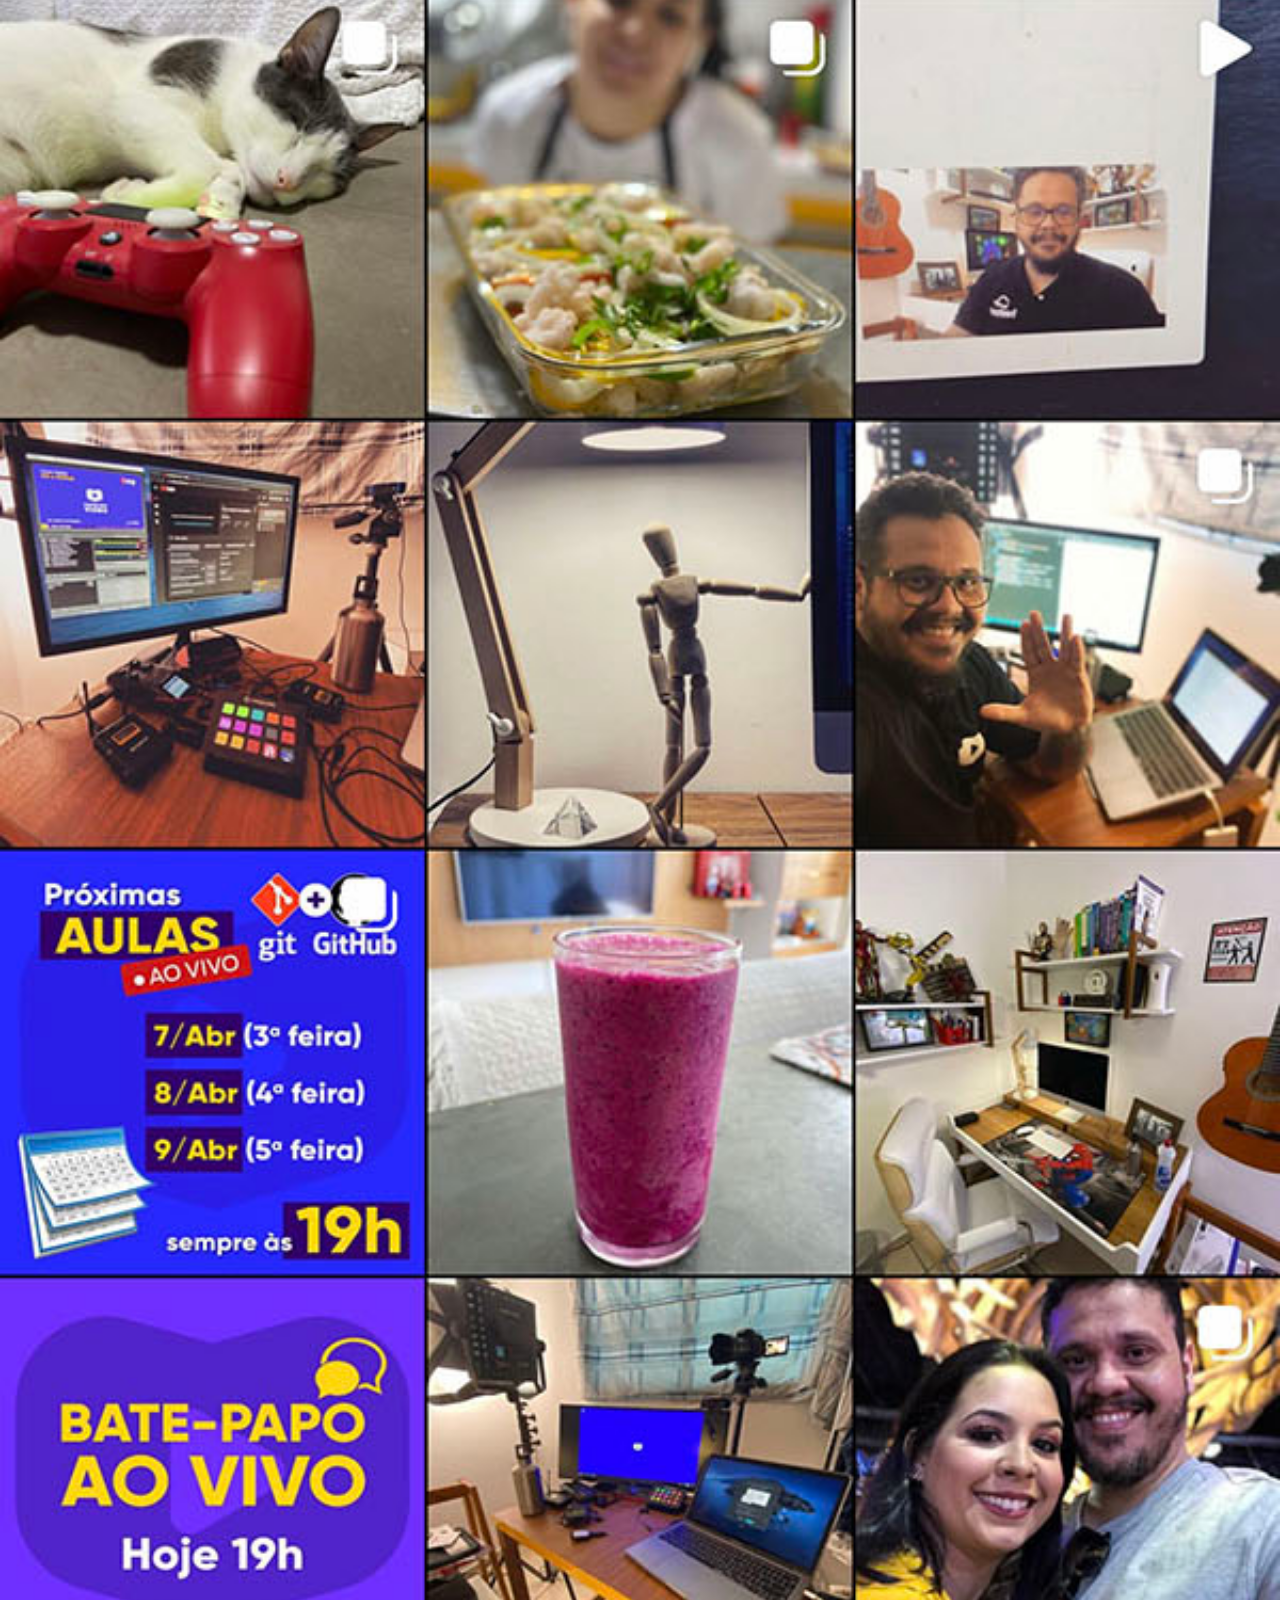
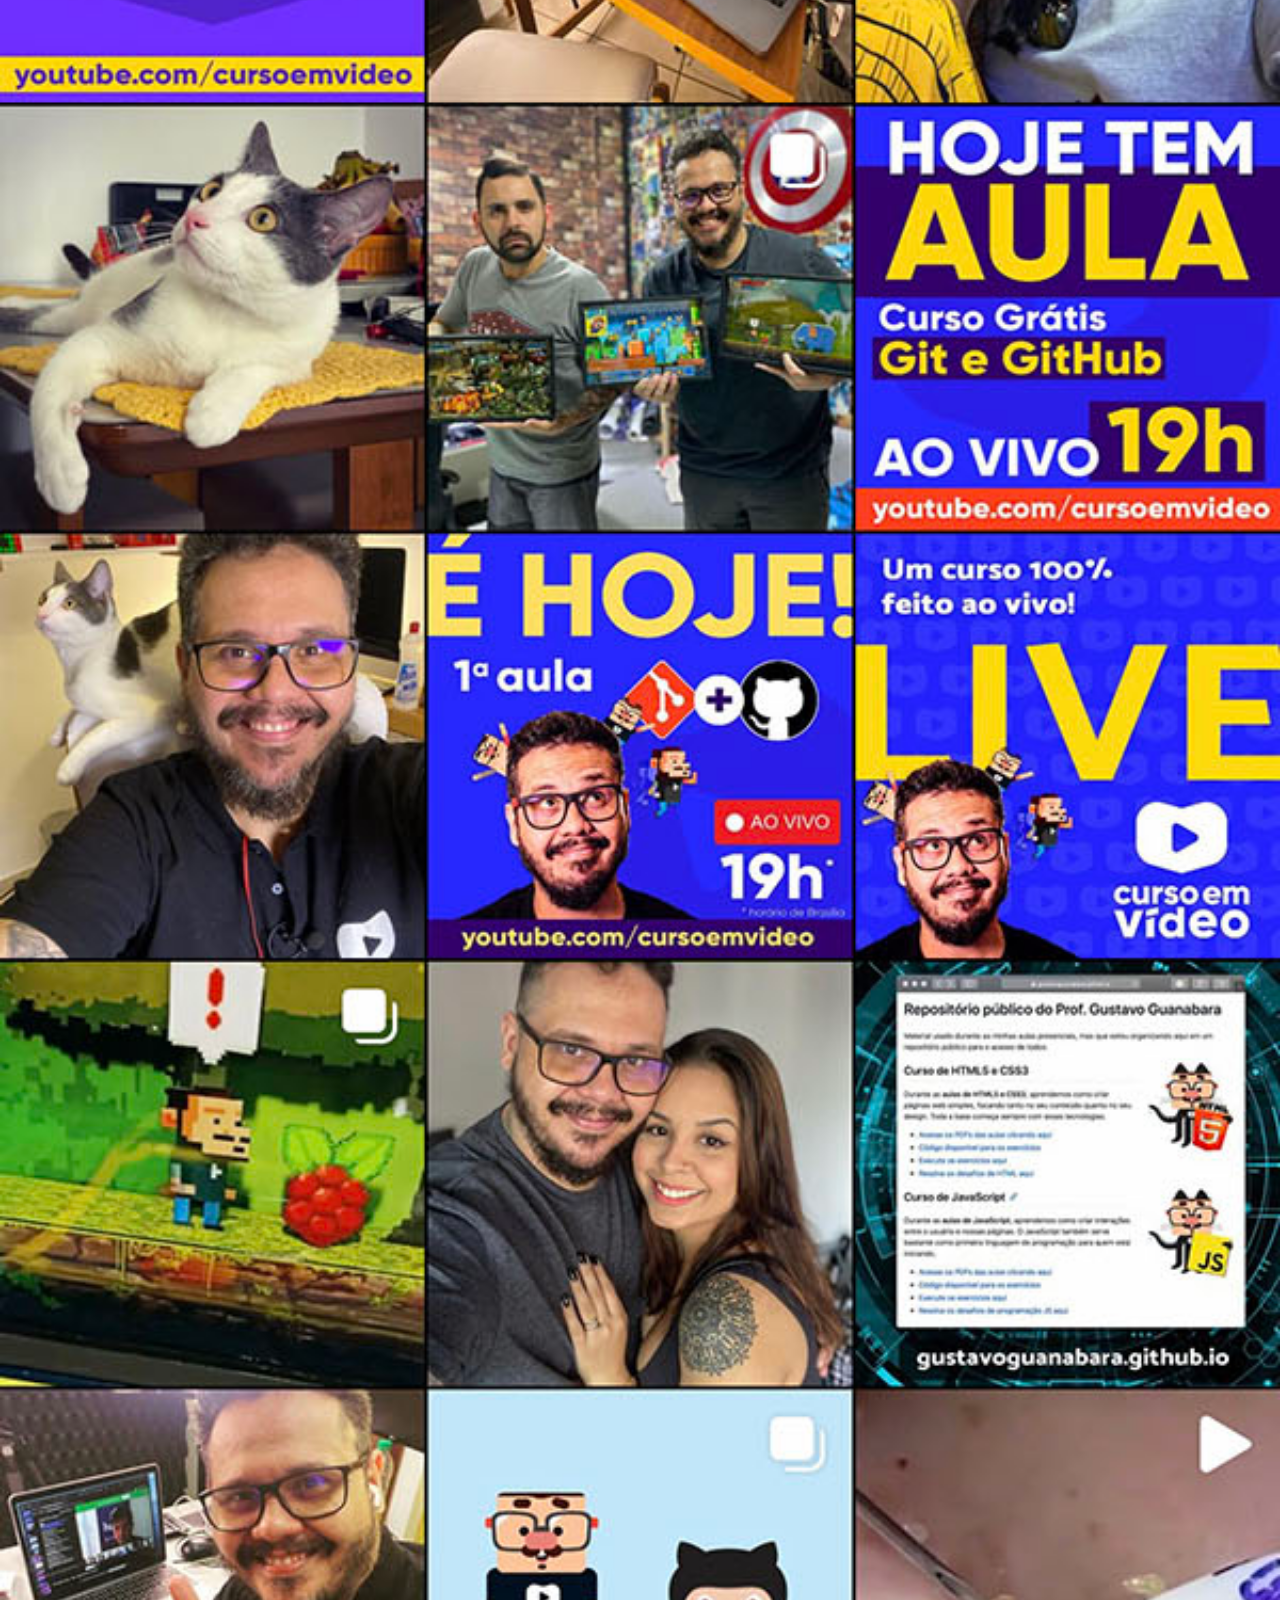
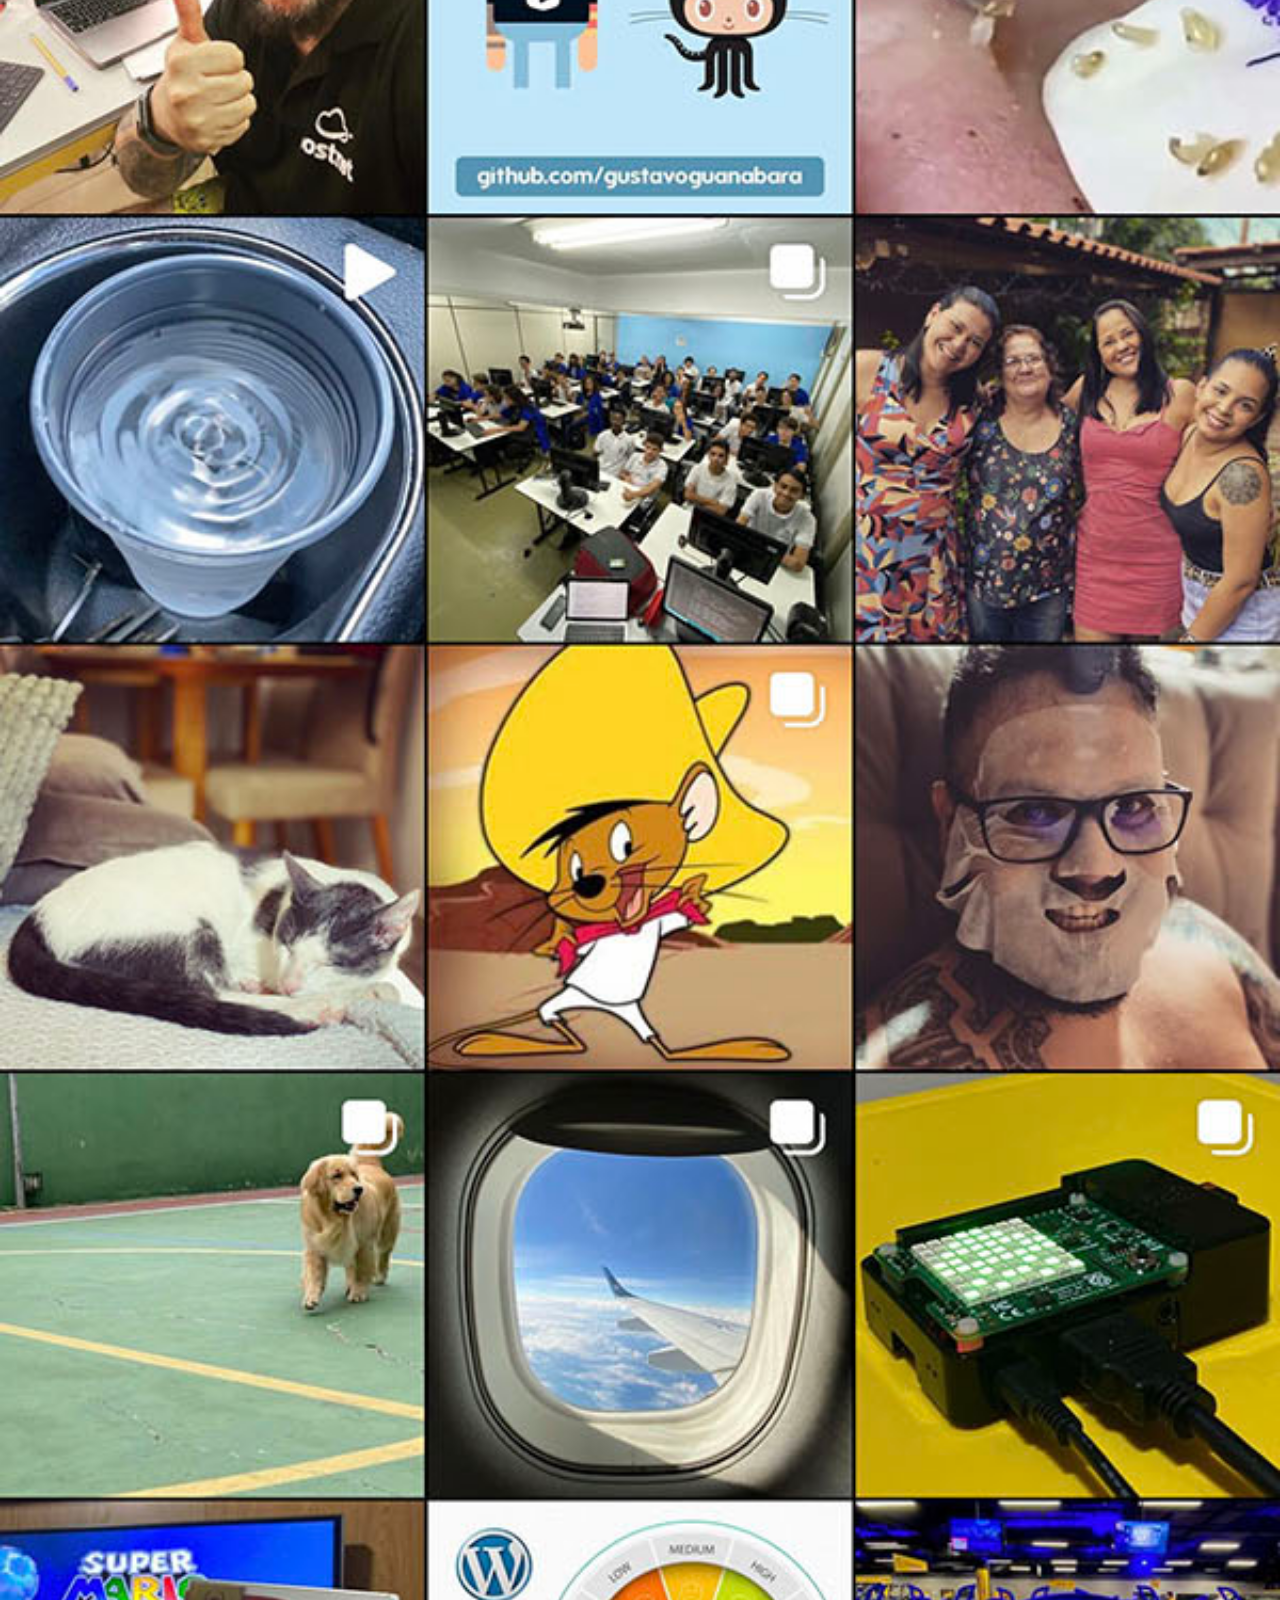
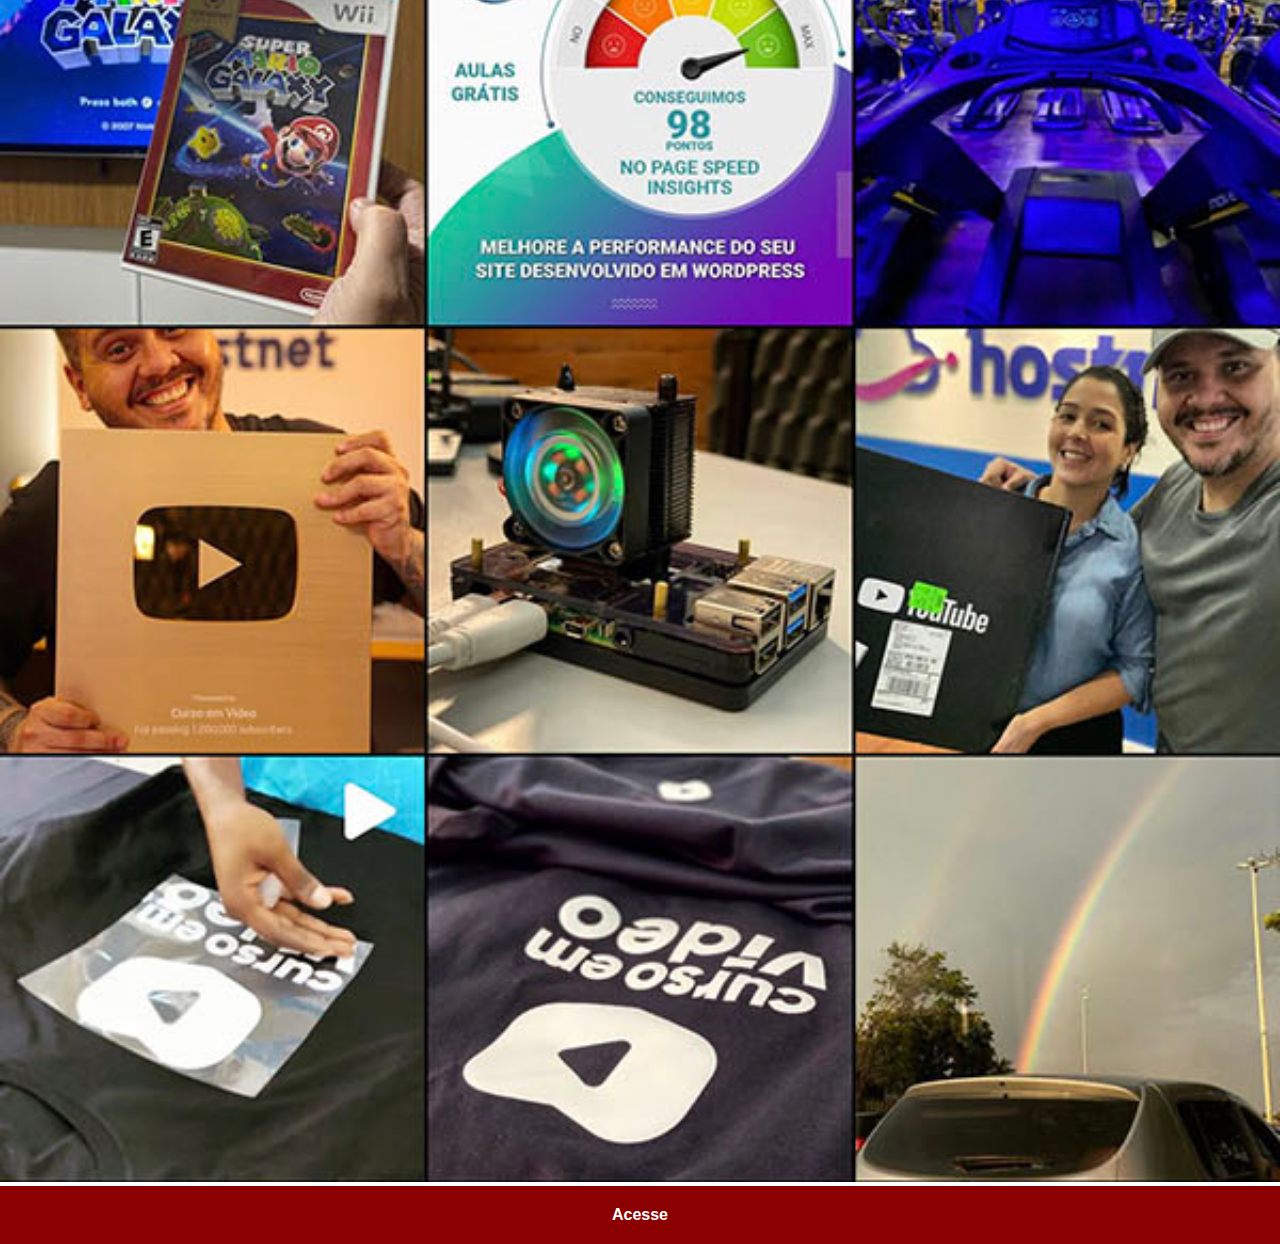
<file: instagram.html>
<!DOCTYPE html>
<html lang="pt-br">
<head>
    <meta charset="UTF-8">
    <meta name="viewport" content="width=device-width, initial-scale=1.0">
    <link rel="stylesheet" href="estilos/social.css">
    <title>Instagram</title>
</head>
<body>
    <img src="imagens/tela-instagram.jpg" alt="Instagram">
    <a href="https://www.instagram.com/gustavoguanabara/" target="_blank">Acesse</a>
</body>
</html>
</file>
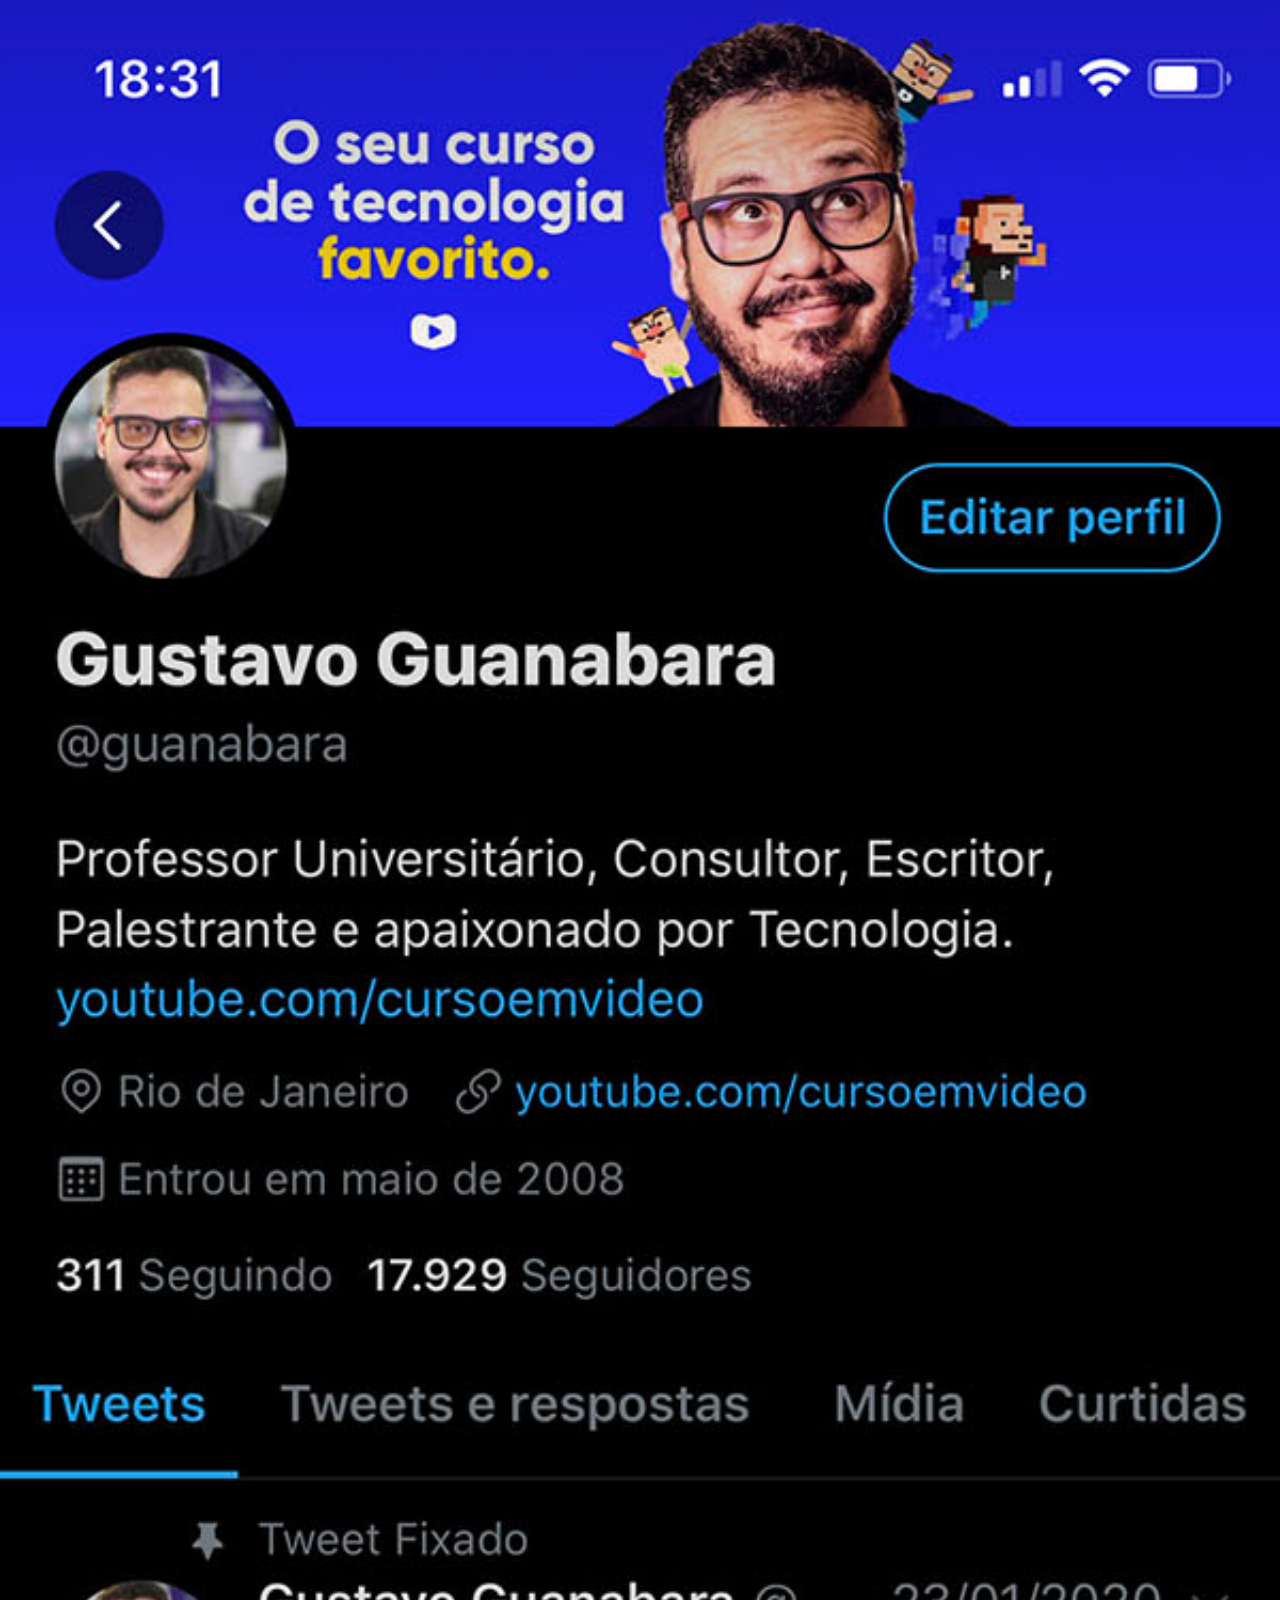
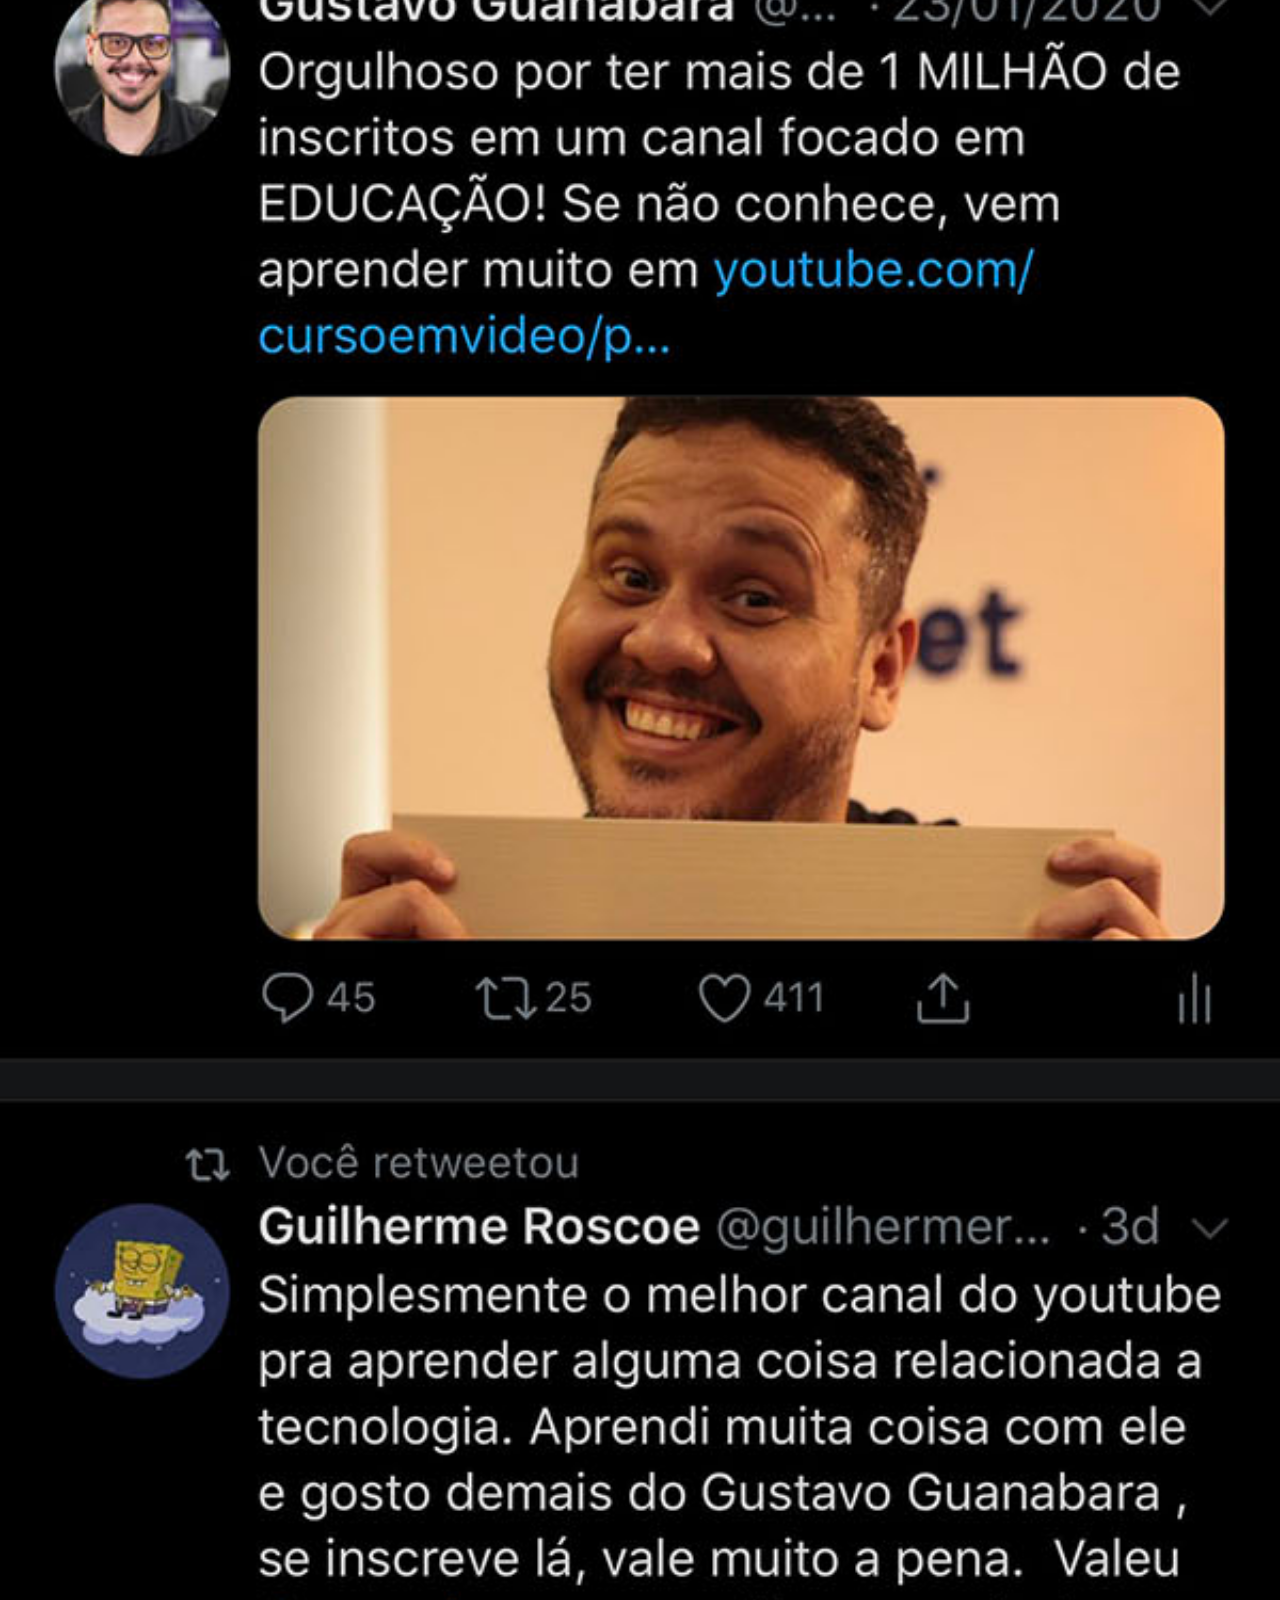
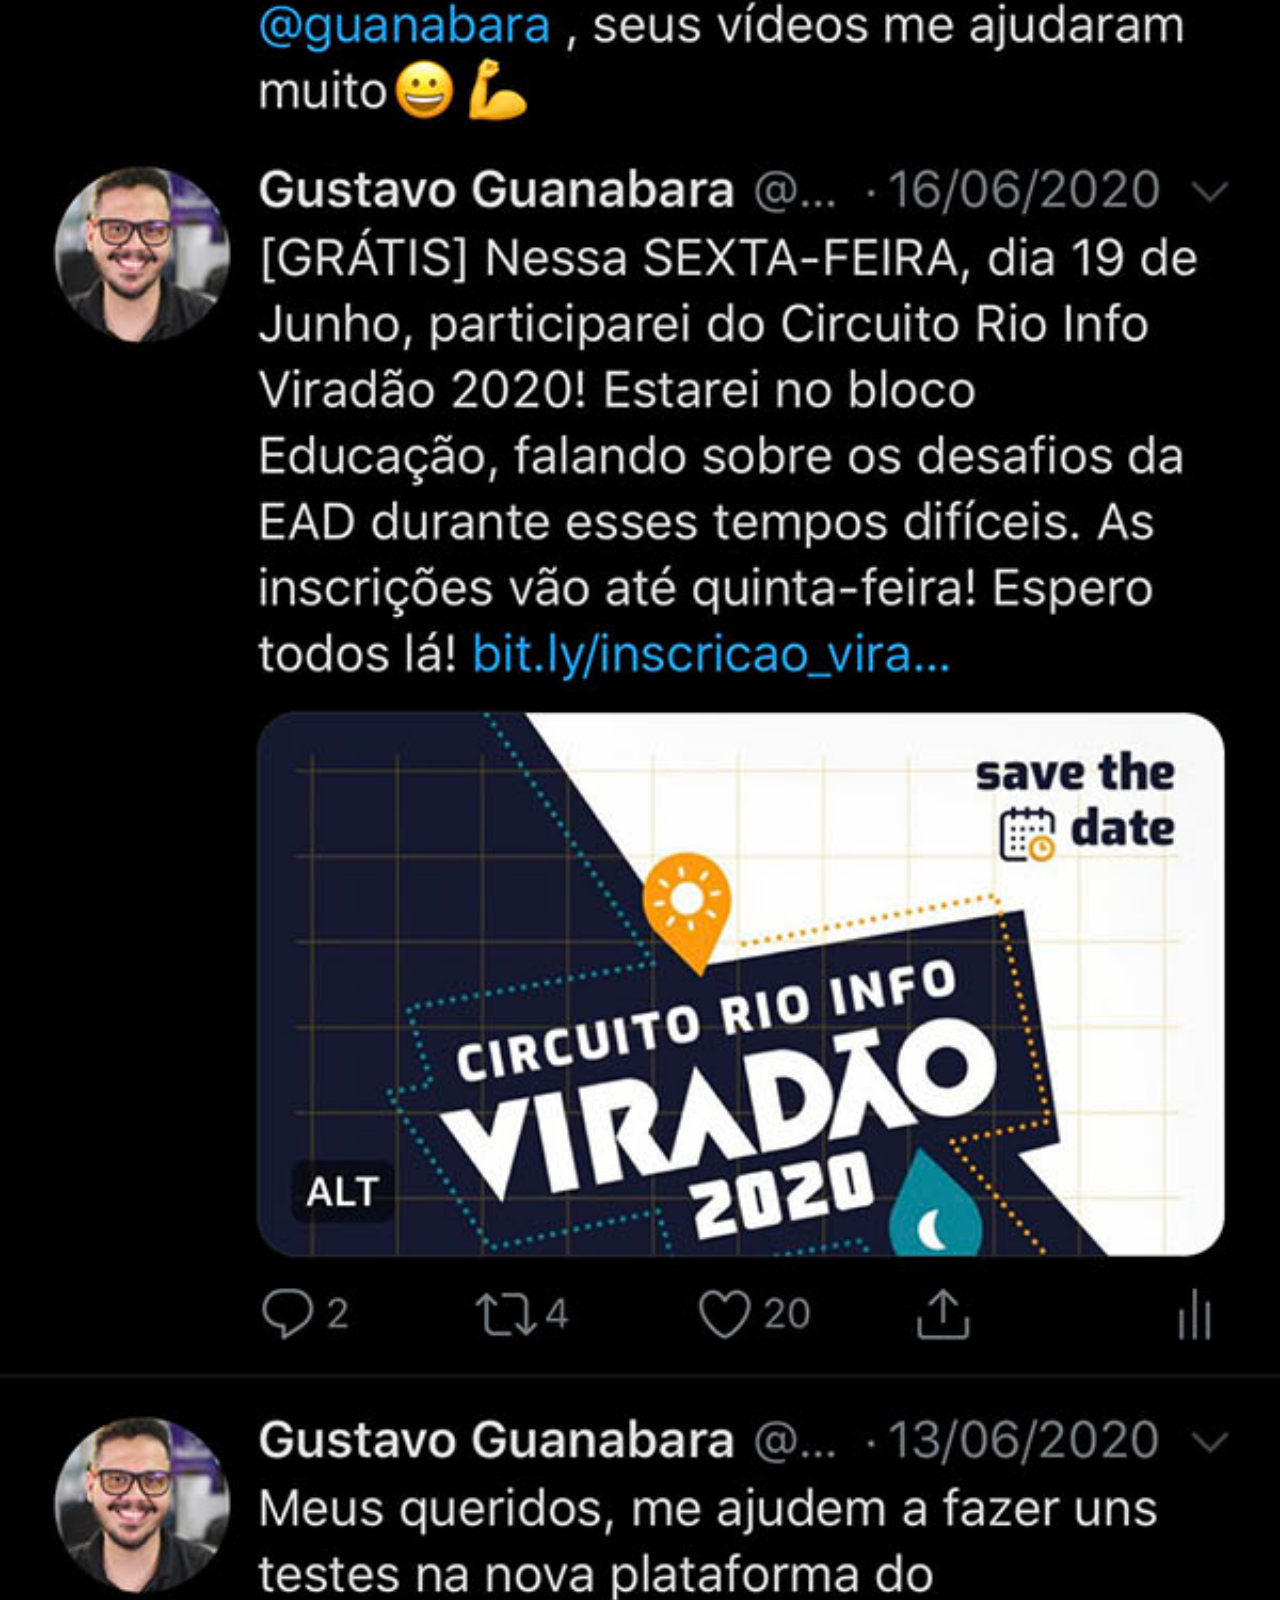
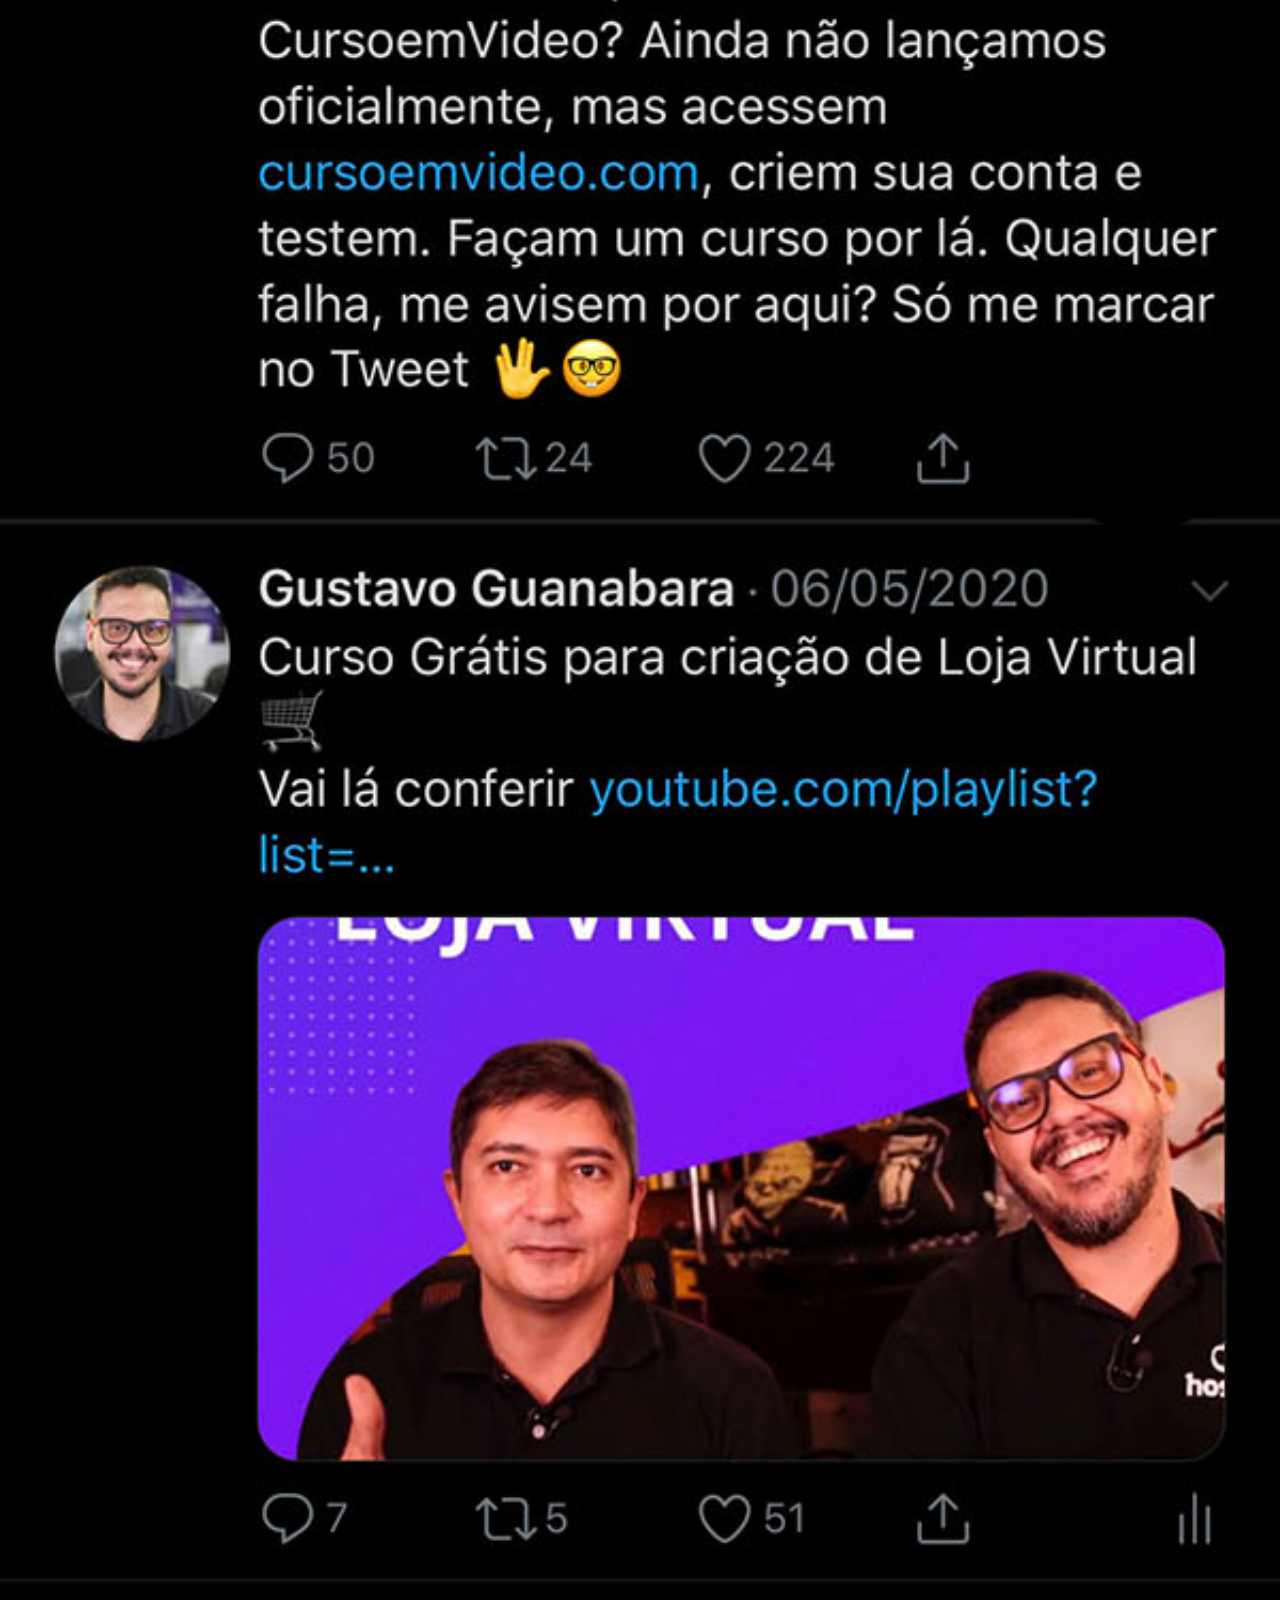
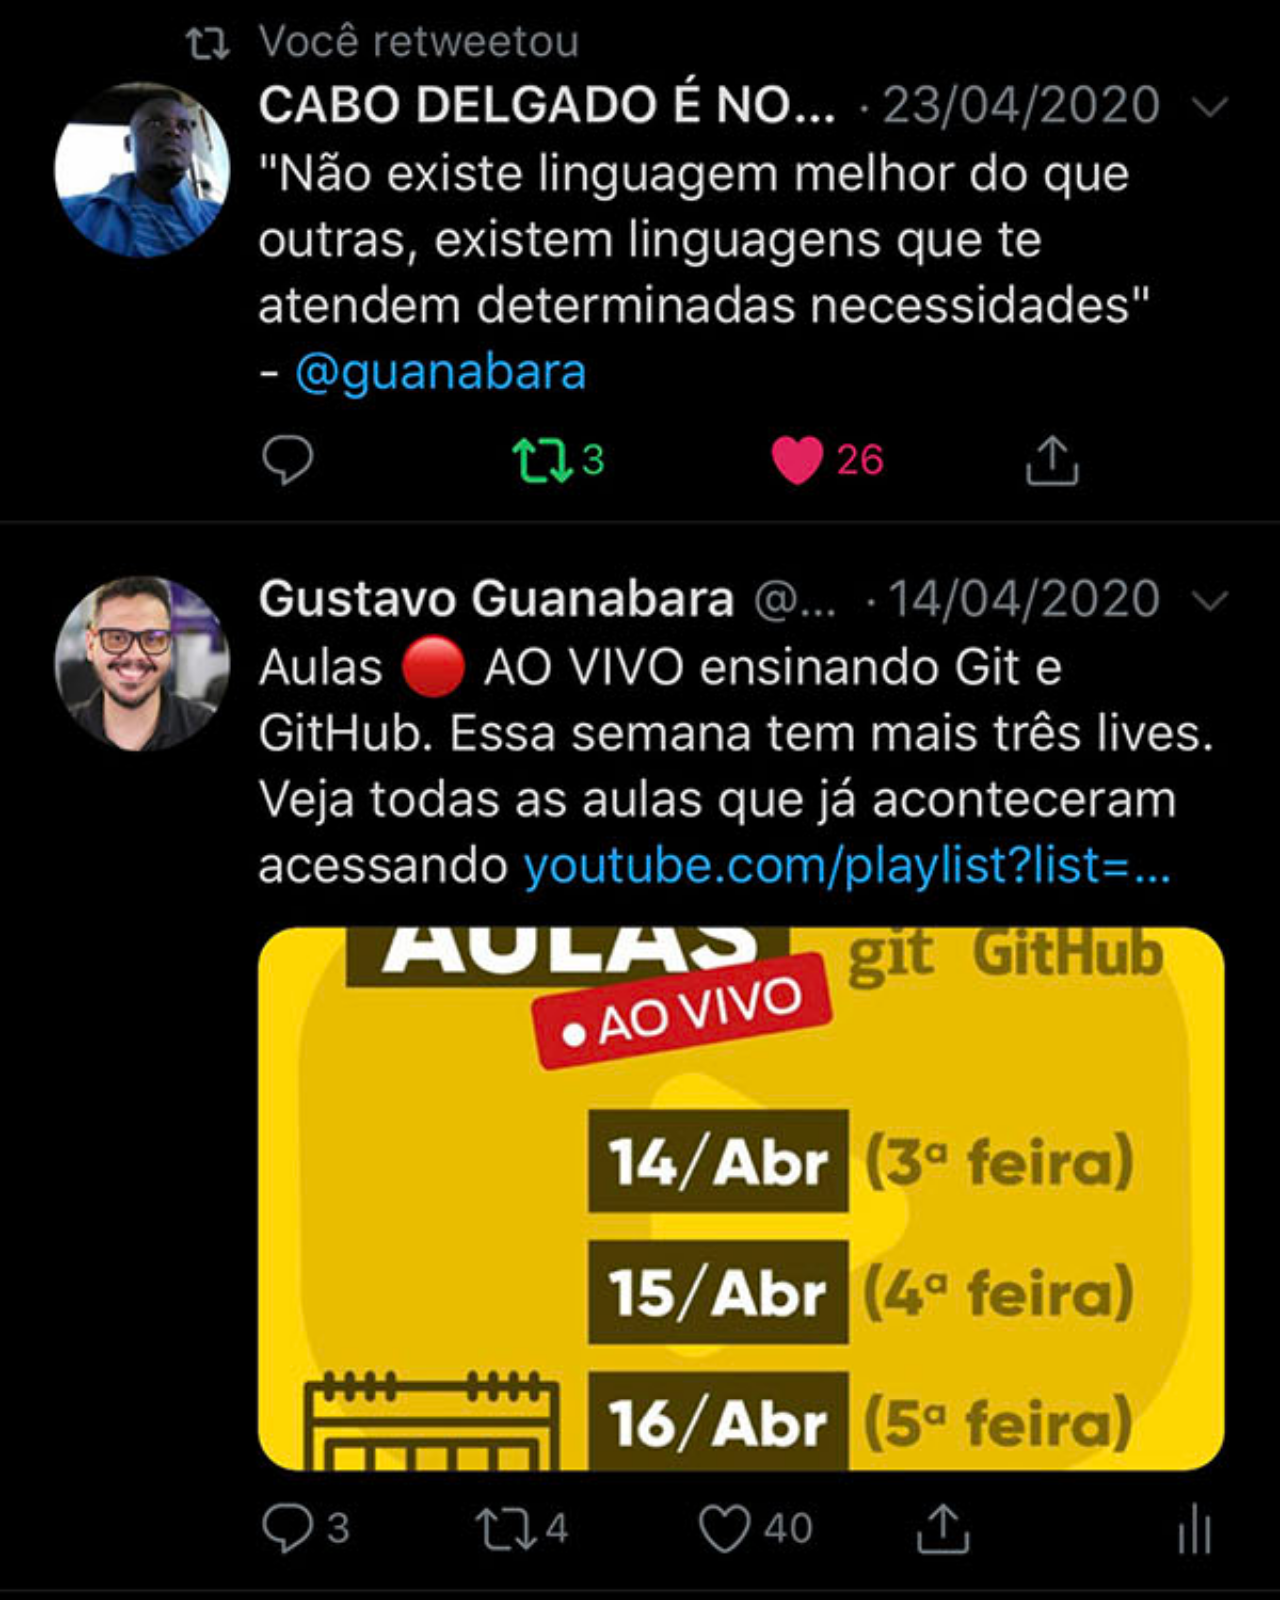
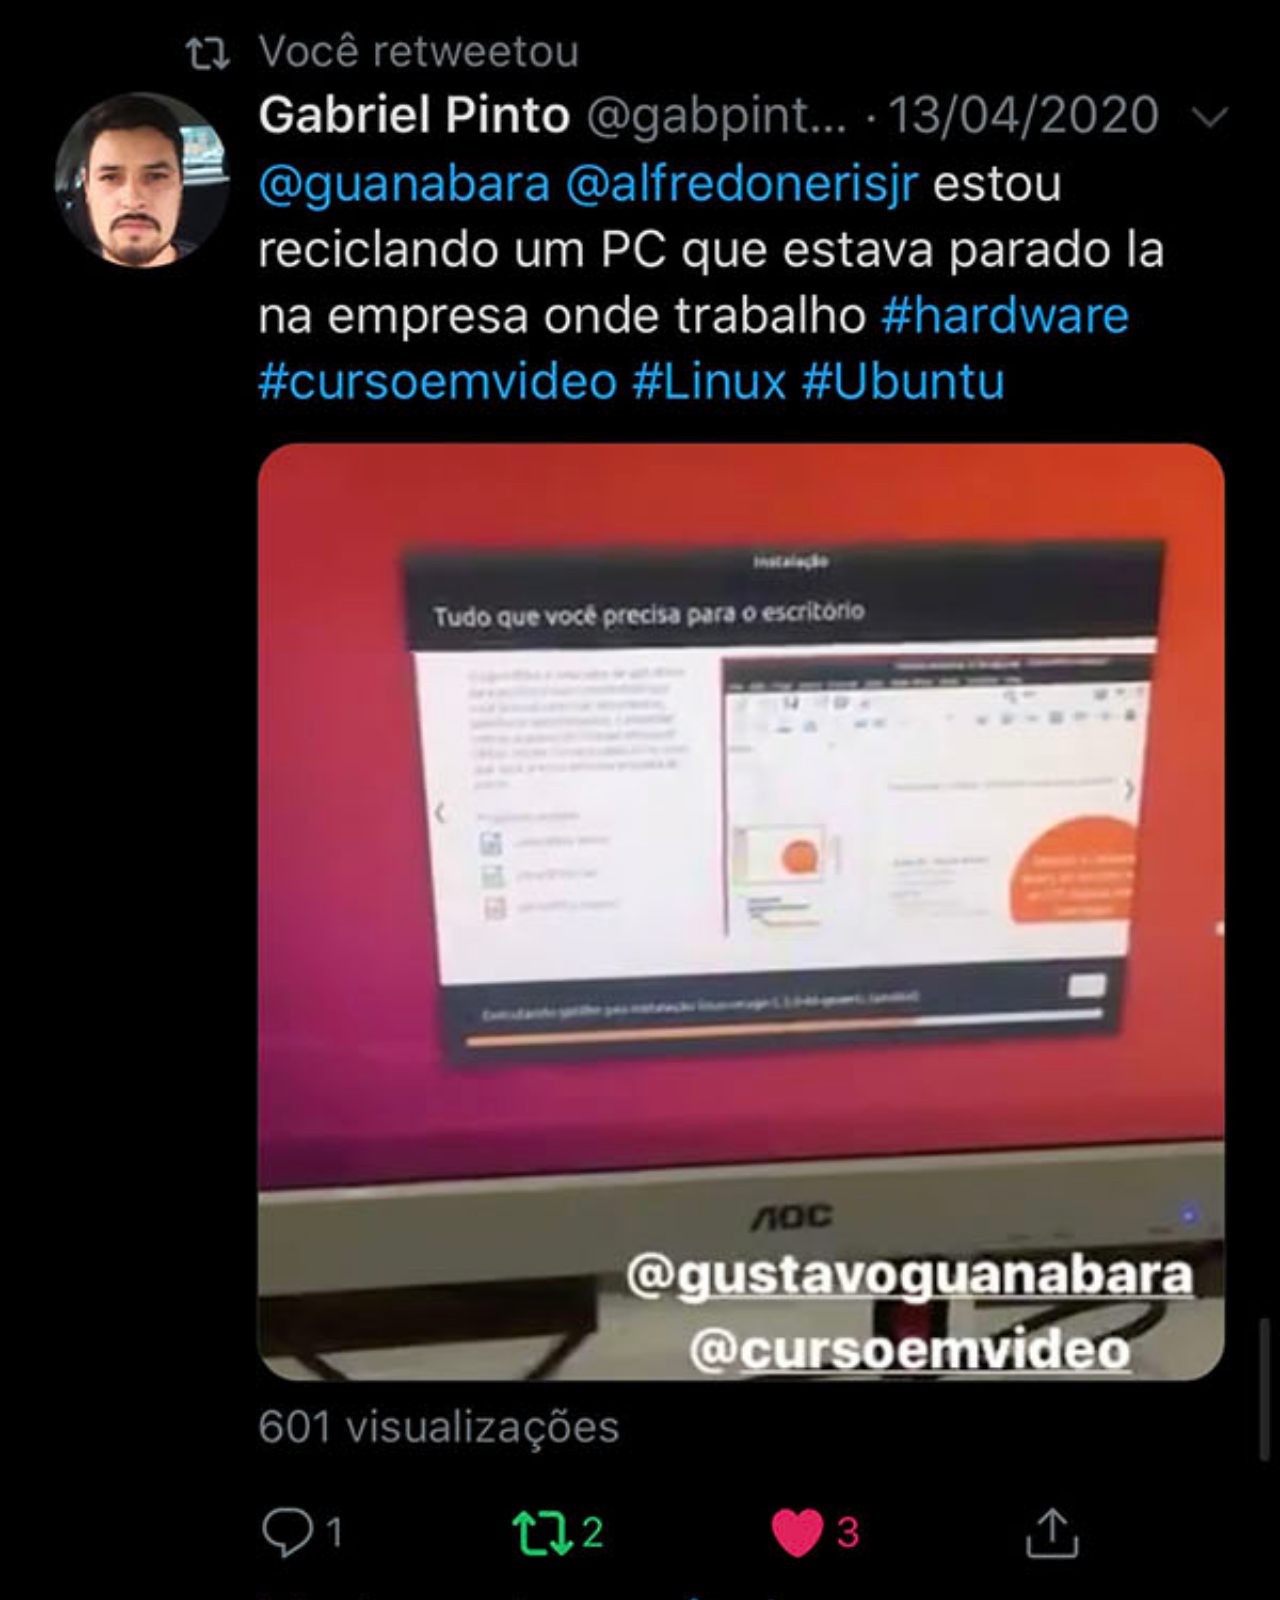
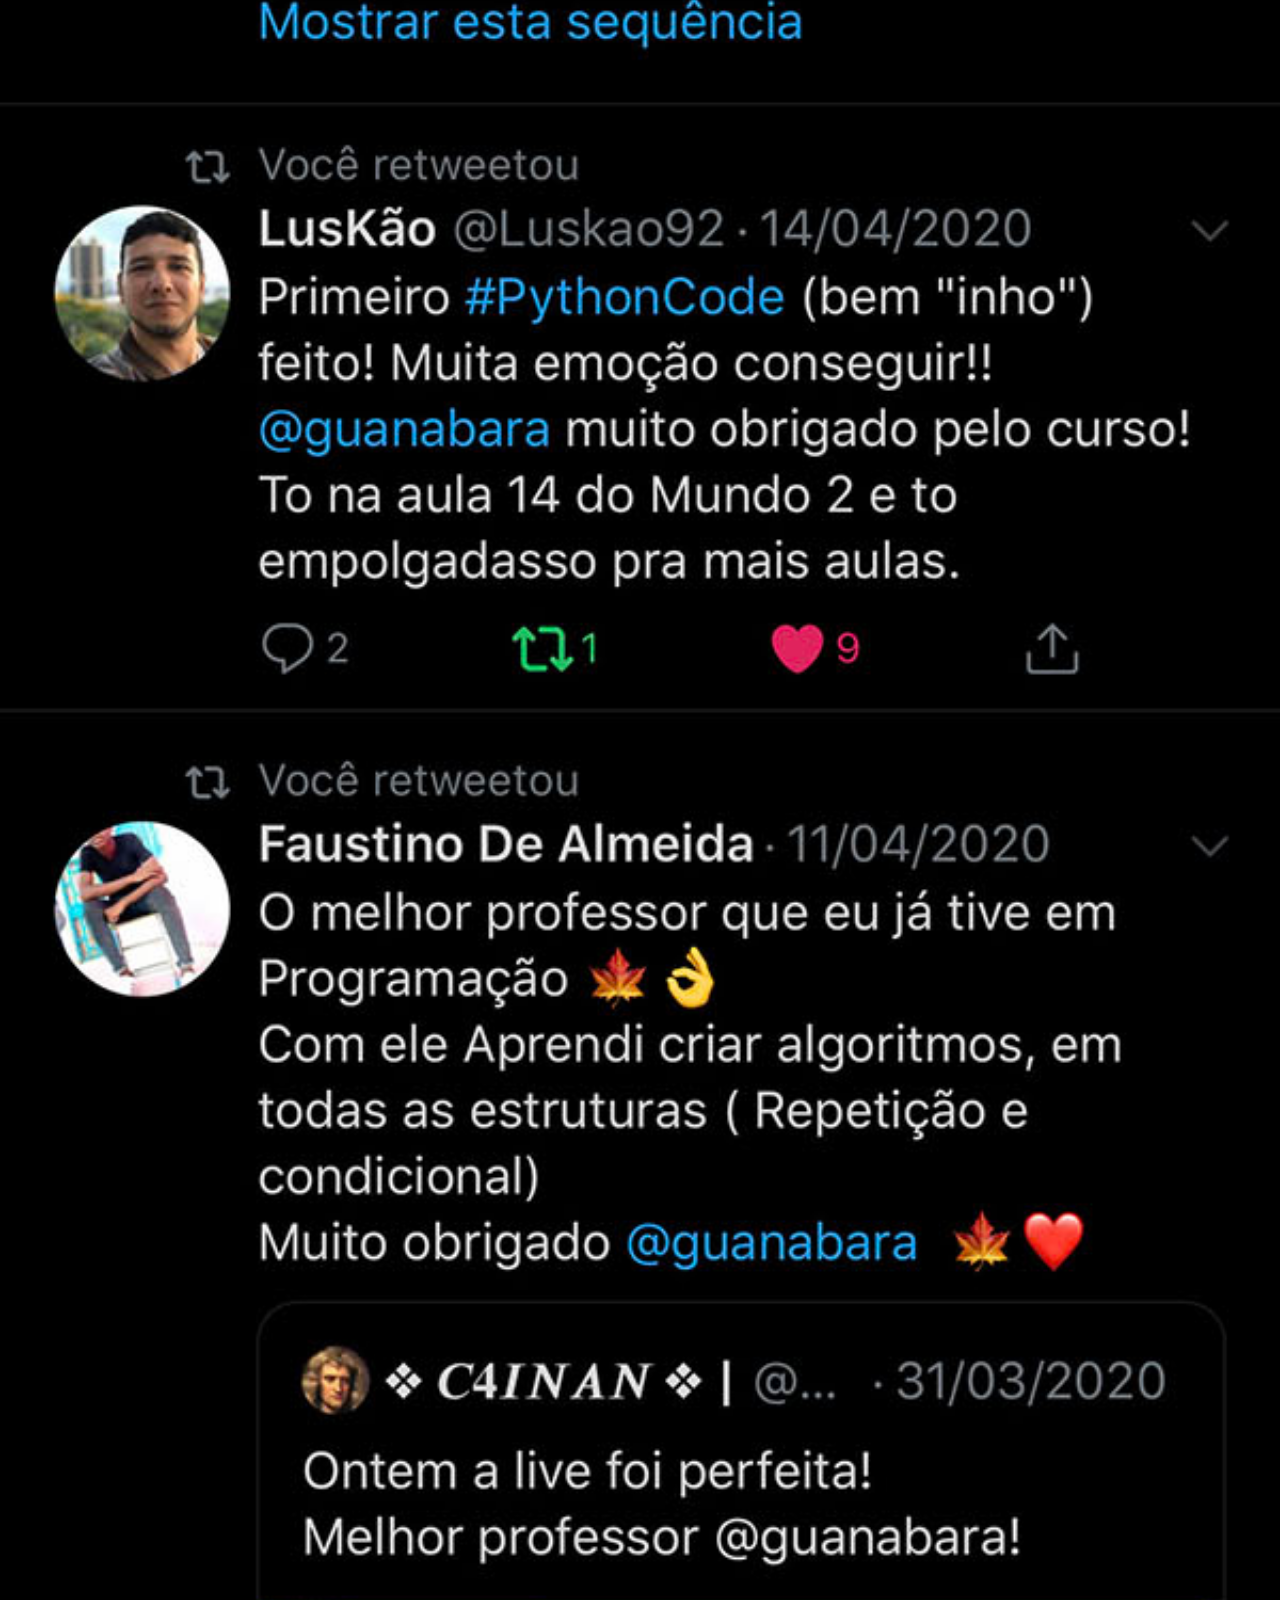
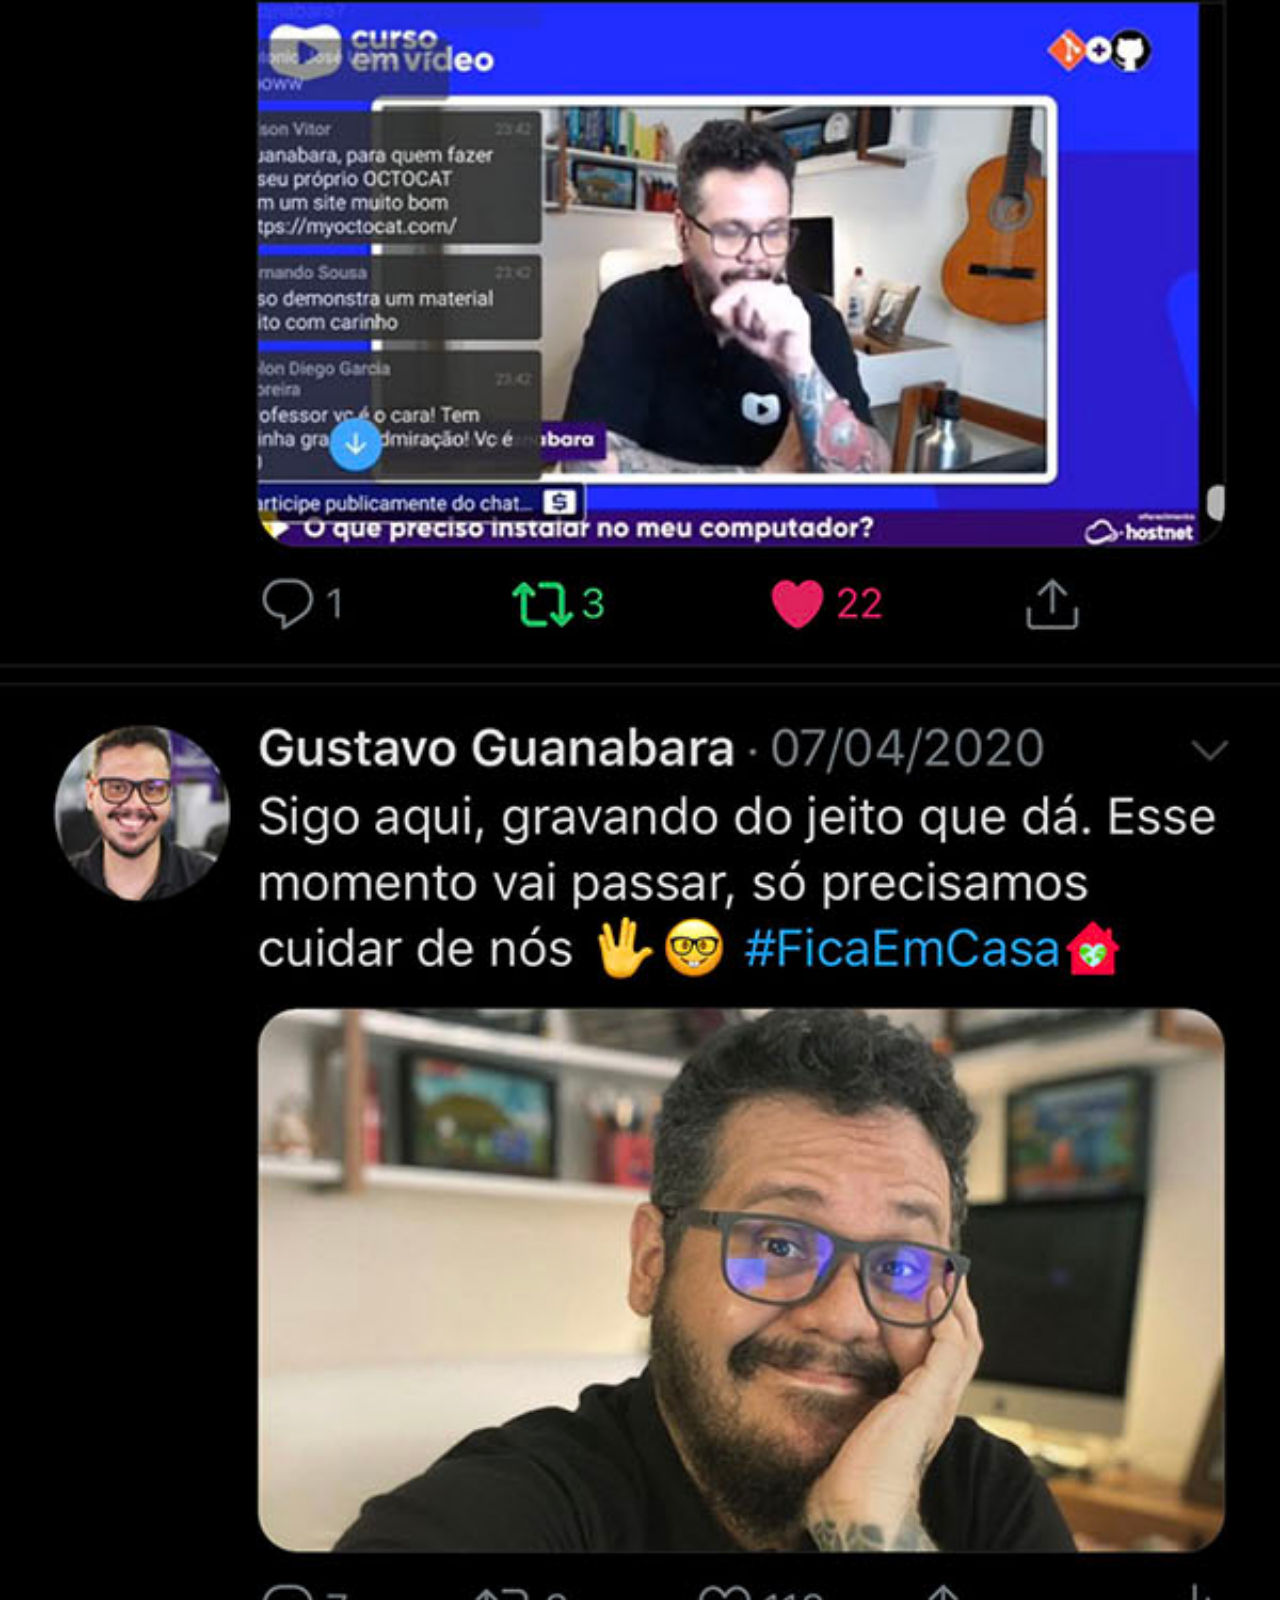
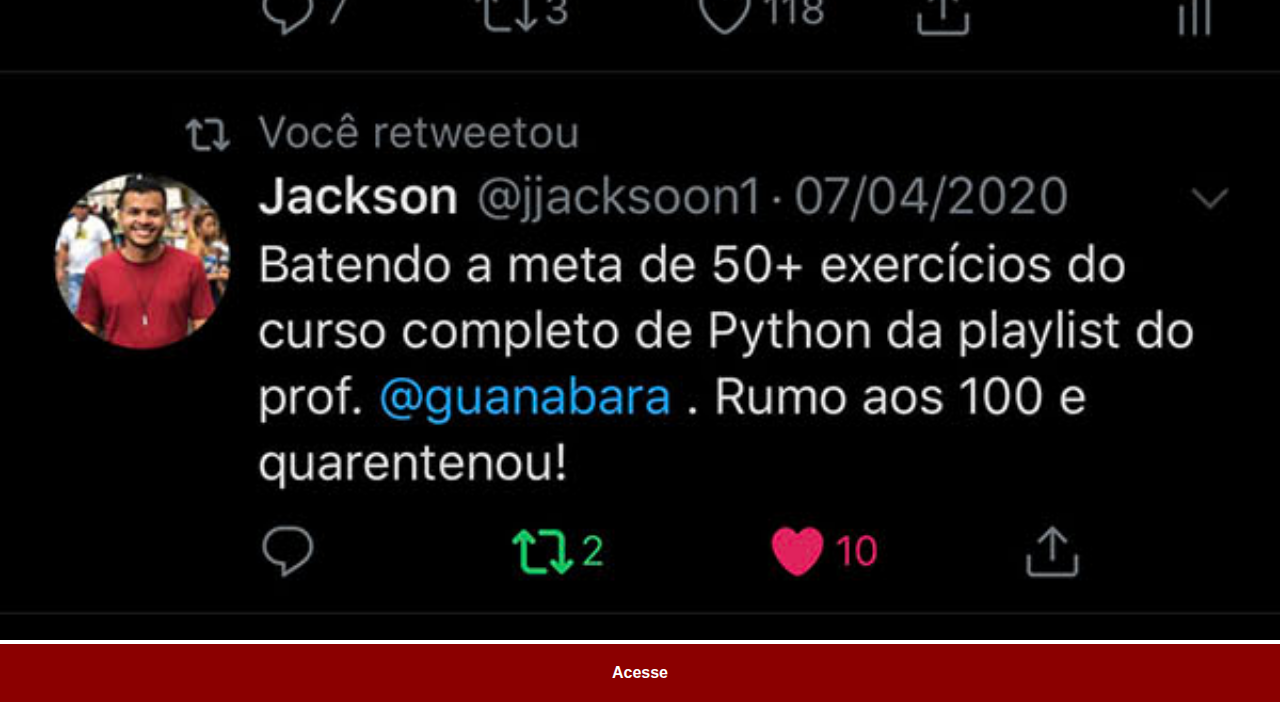
<file: twitter.html>
<!DOCTYPE html>
<html lang="pt-br">
<head>
    <meta charset="UTF-8">
    <meta name="viewport" content="width=device-width, initial-scale=1.0">
    <link rel="stylesheet" href="estilos/social.css">
    <title>Twitter</title>
</head>
<body>
    <img src="imagens/tela-twitter.jpg" alt="Twitter">
    <a href="https://x.com/guanabara" target="_blank">Acesse</a>
</body>
</html>
</file>
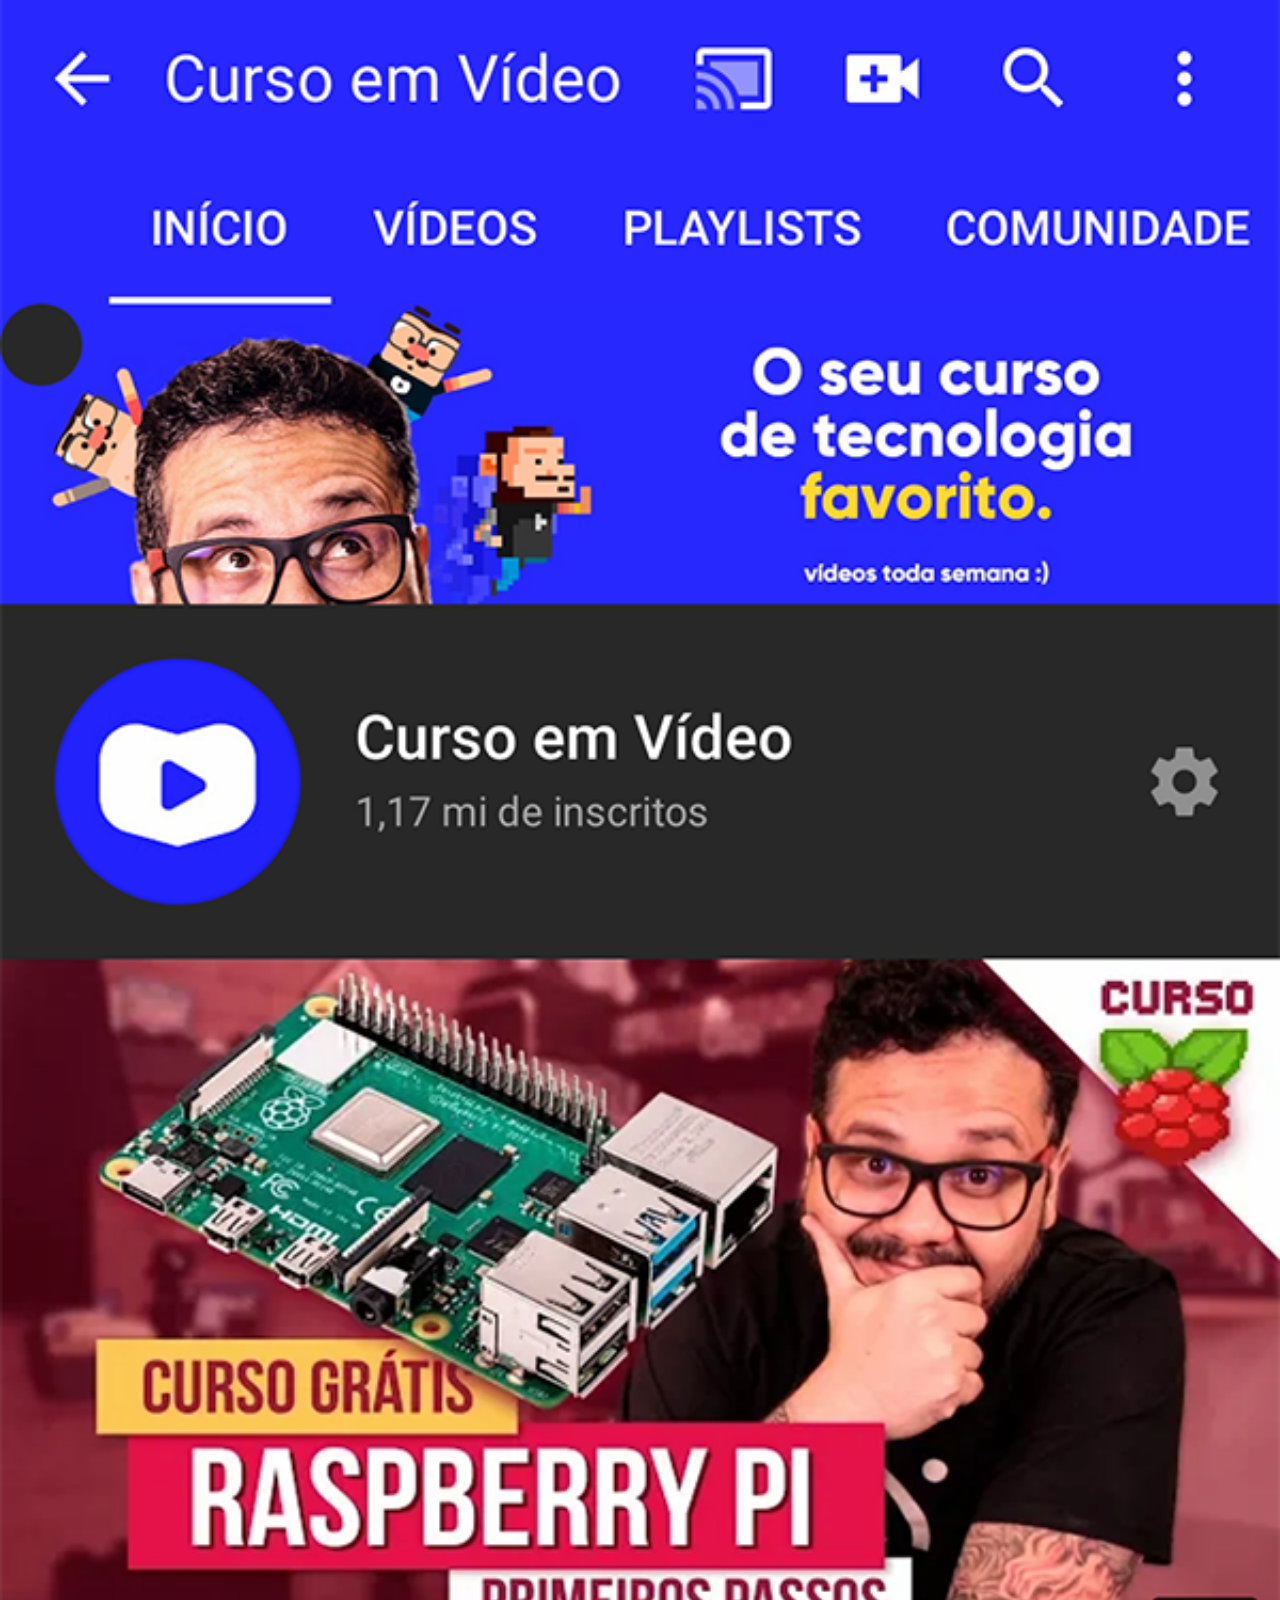
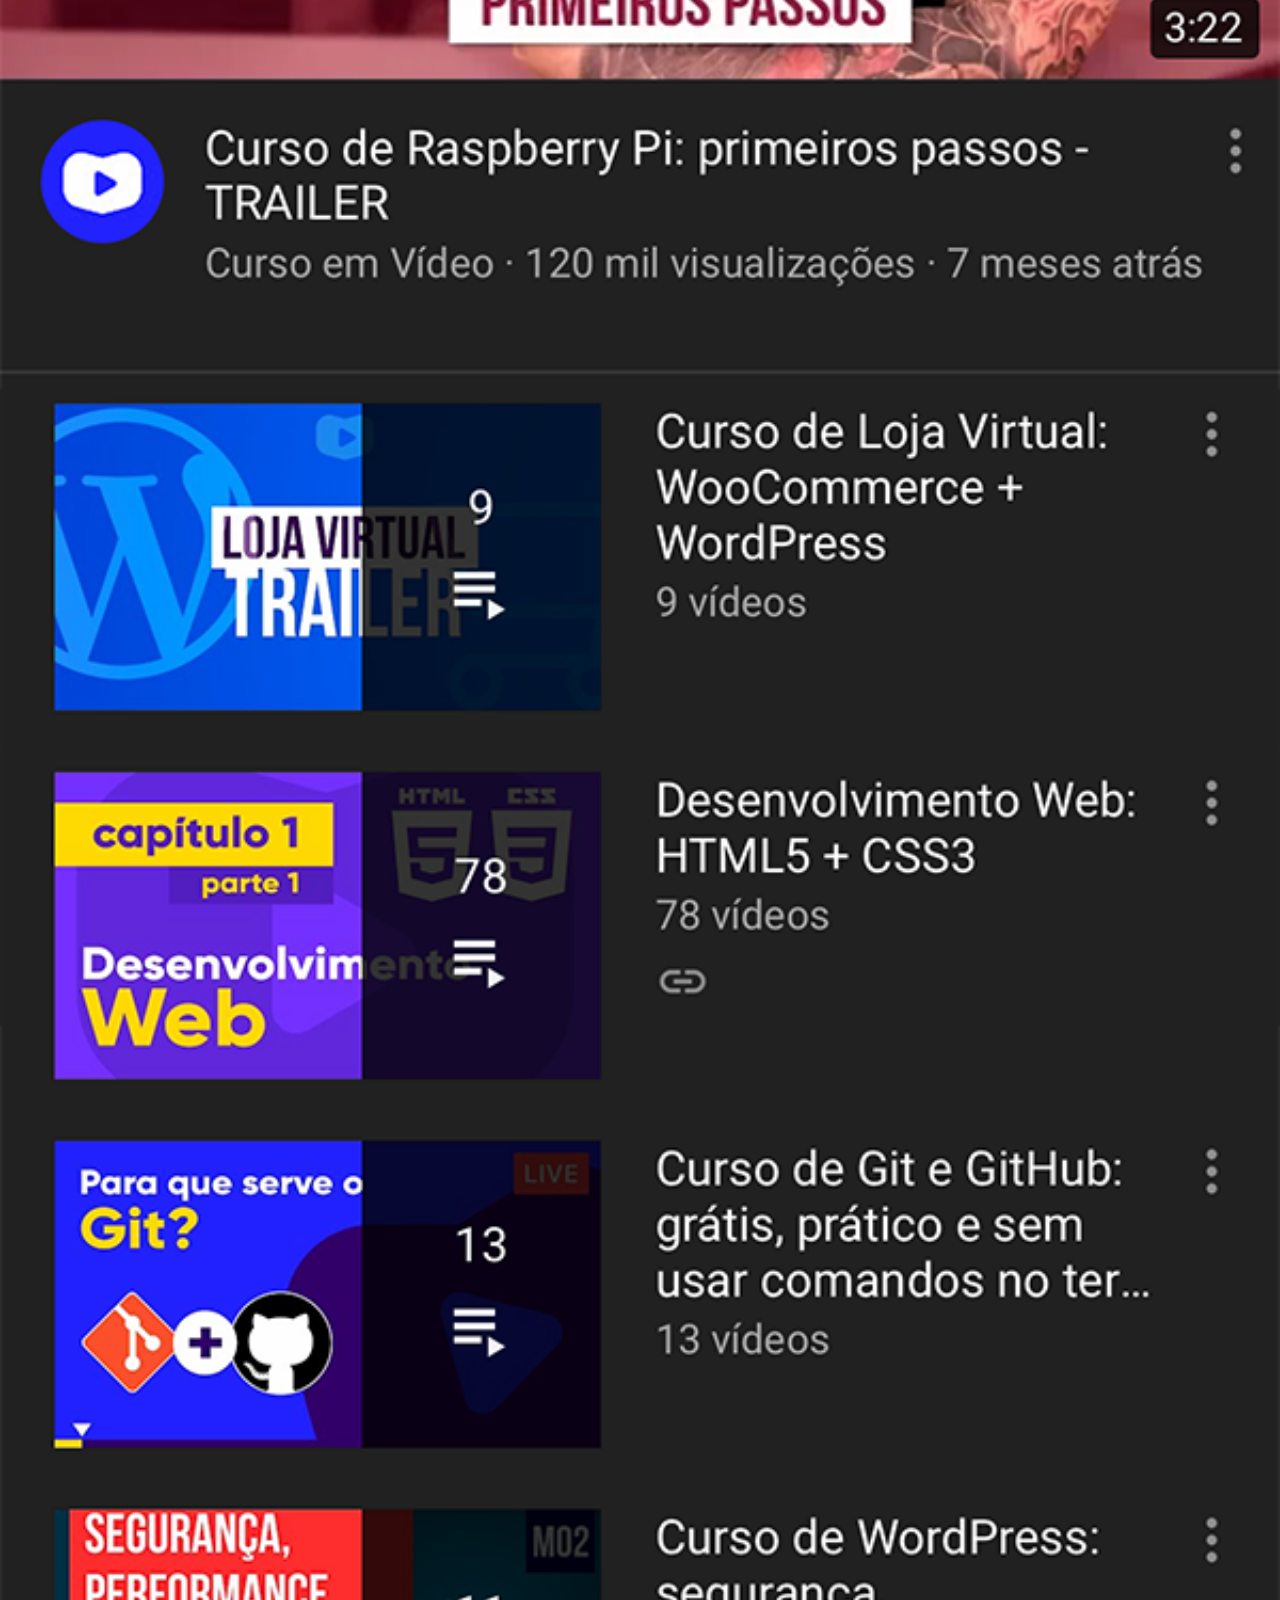
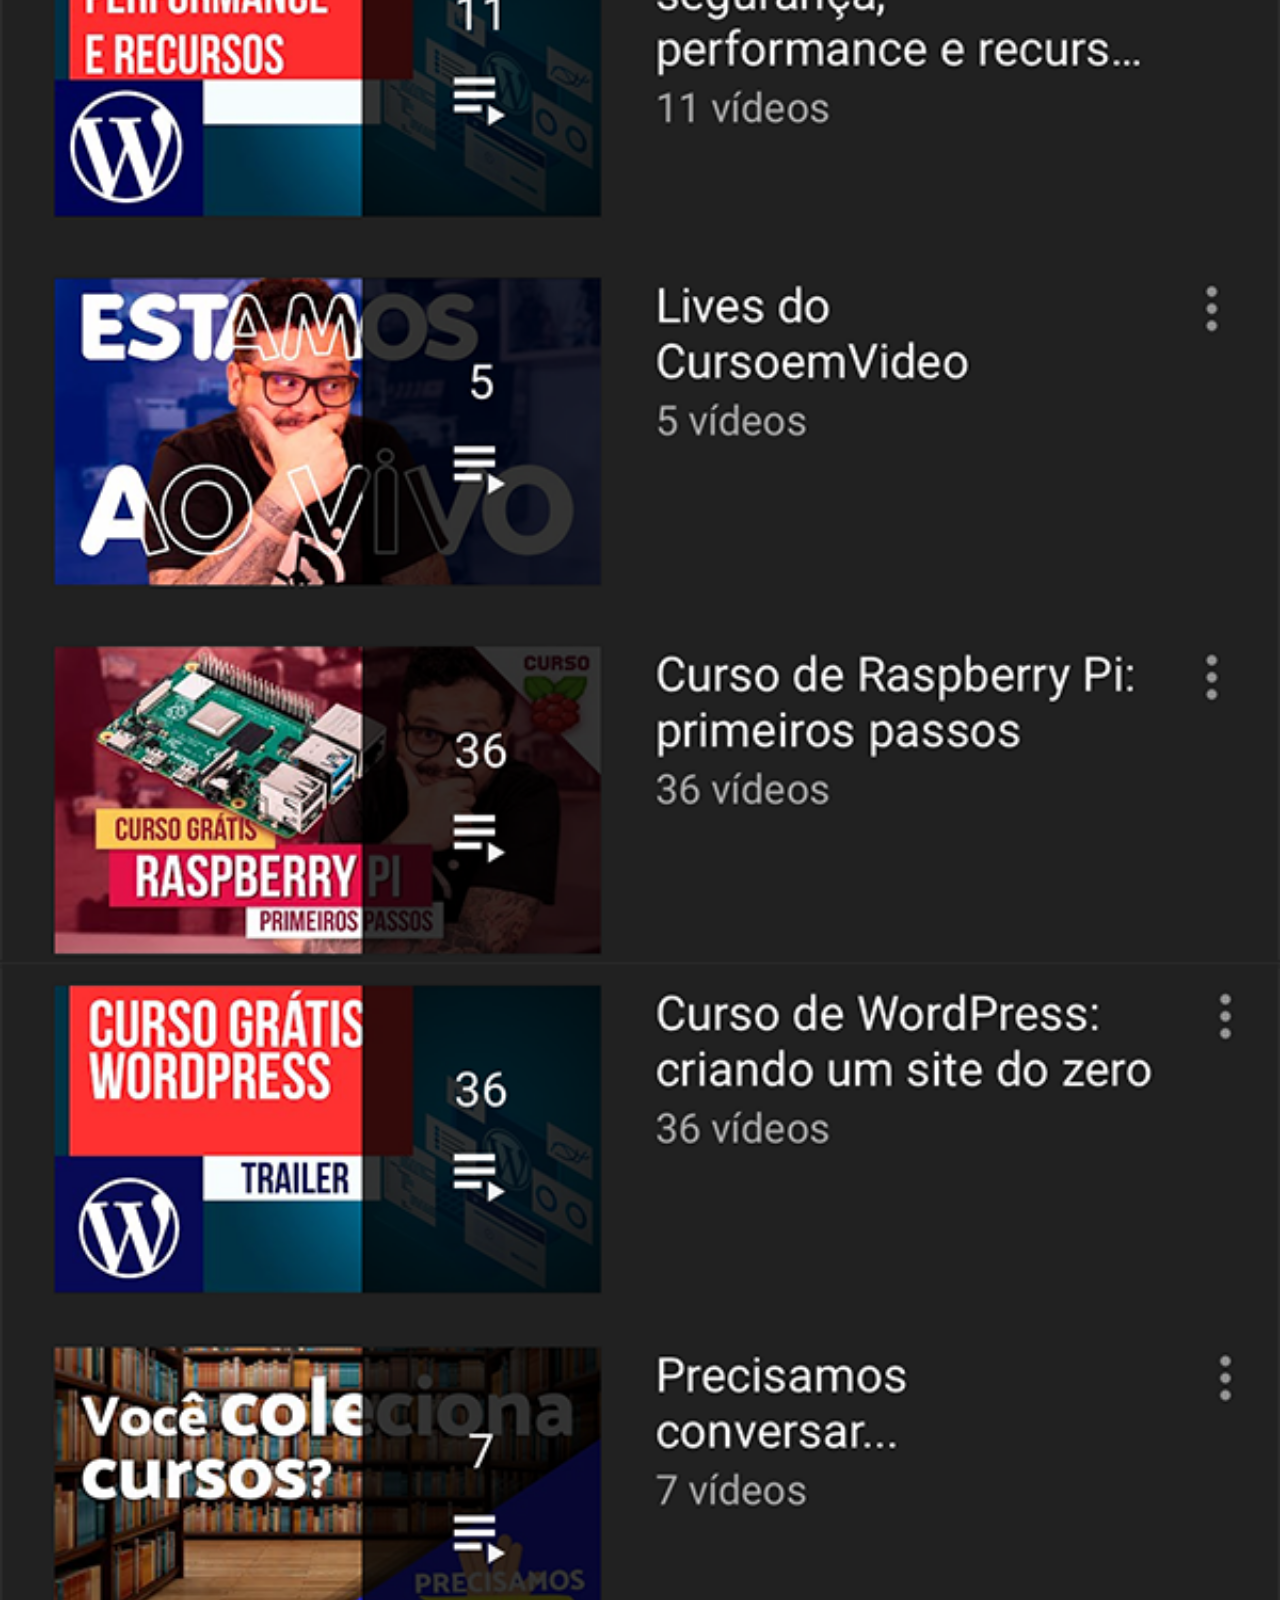
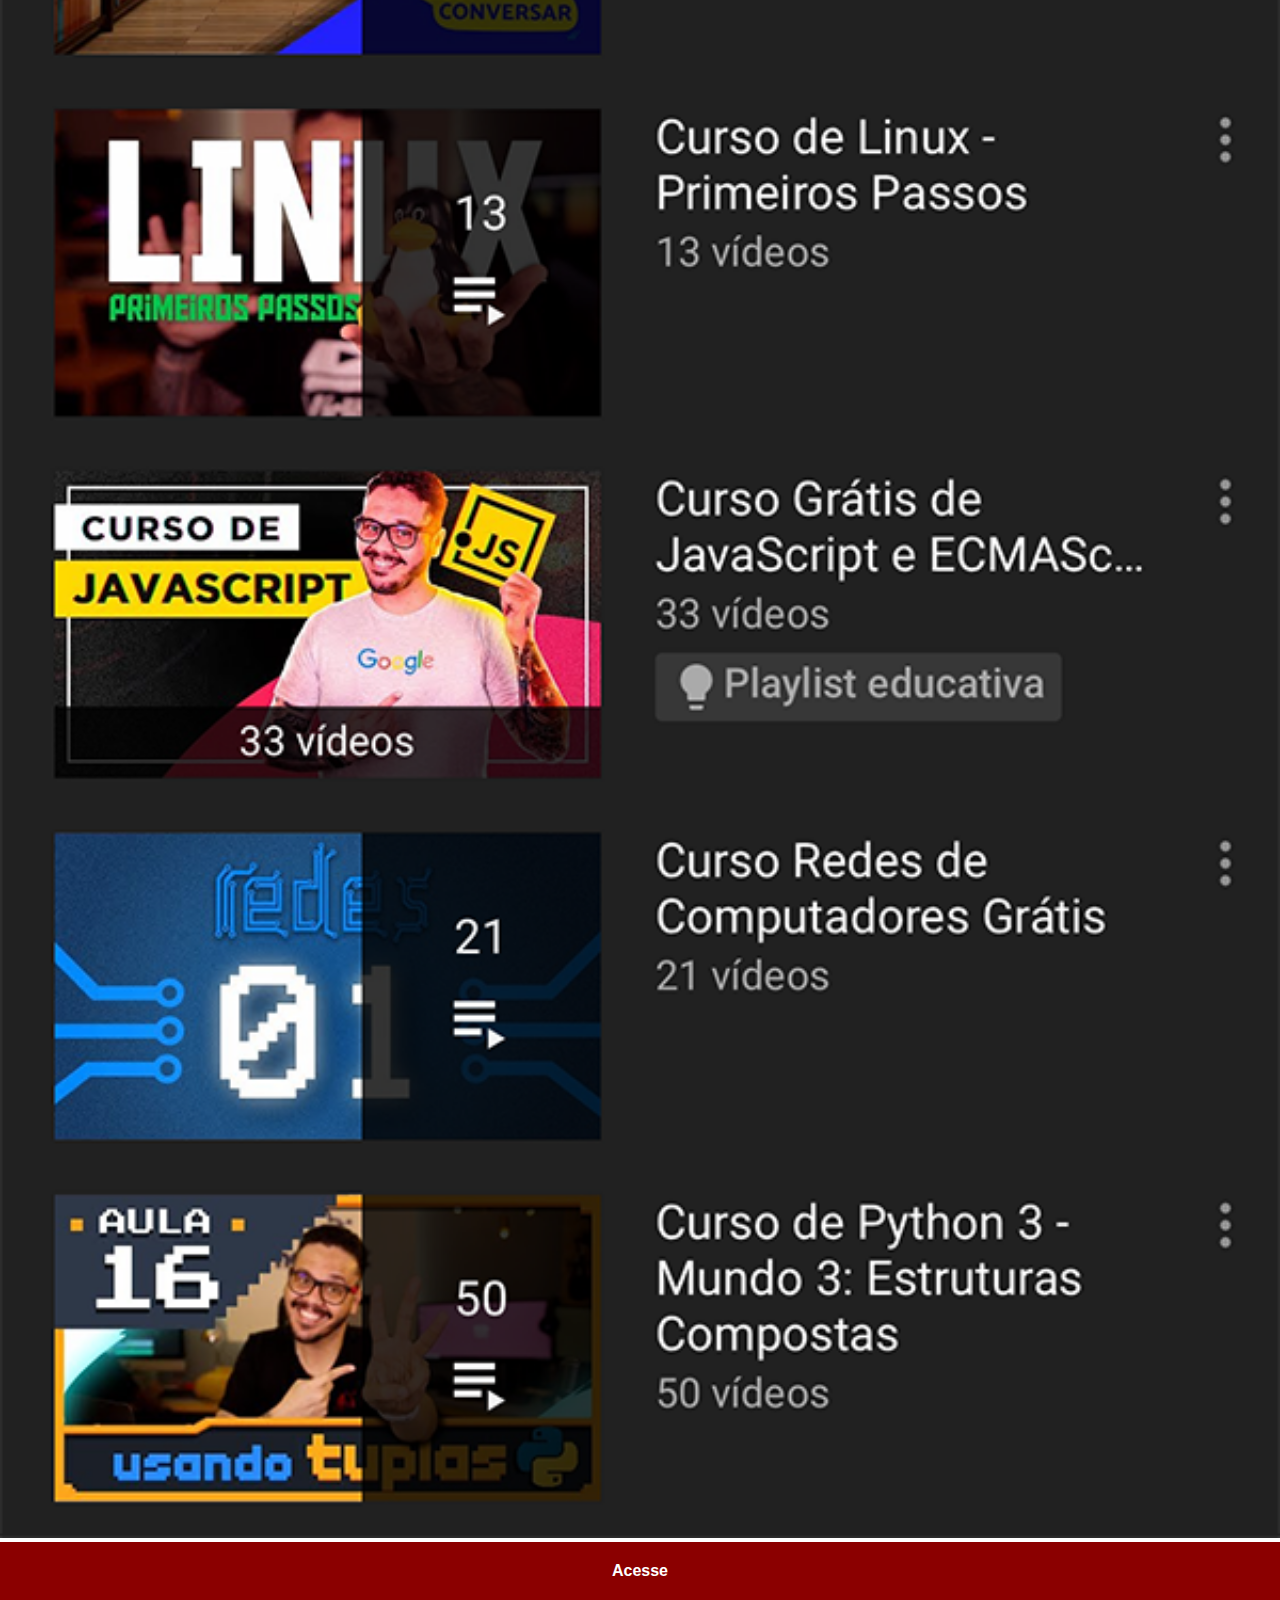
<file: youtube.html>
<!DOCTYPE html>
<html lang="pt-br">
<head>
    <meta charset="UTF-8">
    <meta name="viewport" content="width=device-width, initial-scale=1.0">
    <link rel="stylesheet" href="estilos/social.css">
    <title>Youtube</title>
    
</head>
<body>
    <img src="imagens/tela-youtube.png" alt="Youtube">
    <a href="https://www.youtube.com/c/CursoemV%C3%ADdeo/playlists" target="_blank">Acesse</a>
</body>
</html>
</file>
<file: estilo/style.css>
@charset "UTF-8";

* {
    margin: 0px;
    padding: 0px;
    font-family: Arial, Helvetica, sans-serif;
}

html, body {
    height: 100vh;
    width: 100vw;
    background-color: black;
}

main {
    position: relative;
    height: 100vh;
}

body {
    background: url('../imagens/fundo-madeira.jpg') no-repeat top center;
    background-size: cover;
    background-attachment: fixed;
}

section#telefone {
    position: absolute;  
    top: 50%;
    left: 50%;  
   transform: translate(-50%, -50%);

    height: 627px;
    width: 311px;
    background: url('../imagens/frame-iphone.png') no-repeat;
}

iframe#tela {
    position: relative;
    top: 80px;
    left: 22px;
    width: 267px;
    height: 471px;
}

section#redes-sociais {
    text-align: right;
}

section#redes-sociais img {
    width: 50px;
    margin: 10px;
    border-radius: 50%;
    border: 2px 2px 5px rgba(0, 0, 0, 0.400);
    box-sizing: border-box;
}

section#redes-sociais img:hover {
    border: 2px solid rgba(255, 255, 255, 0.637);
    transform: translate(-3px, -3px);
    box-shadow: 5px 5px 10px rgba(0, 0, 0, 0.623);
   transition: transform .2s border 1s;
    
}
</file>
<file: estilos/social.css>
@charset "UTF-8";

 *{
            margin: 0px;
            padding: 0px;
            font-family: Arial, Helvetica, sans-serif;
        }

        ::-webkit-scrollbar {
            width: 0px;
            height: 0px;
        }

        img {
            width: 100vw;
        }

        a {
            display: block;
            background-color: darkred;
            color: white;
            padding: 20px;
            text-align: center;
            font-weight: bolder;
            text-decoration: none;
        }

        a:hover {
            background-color: red;
        }
</file>
